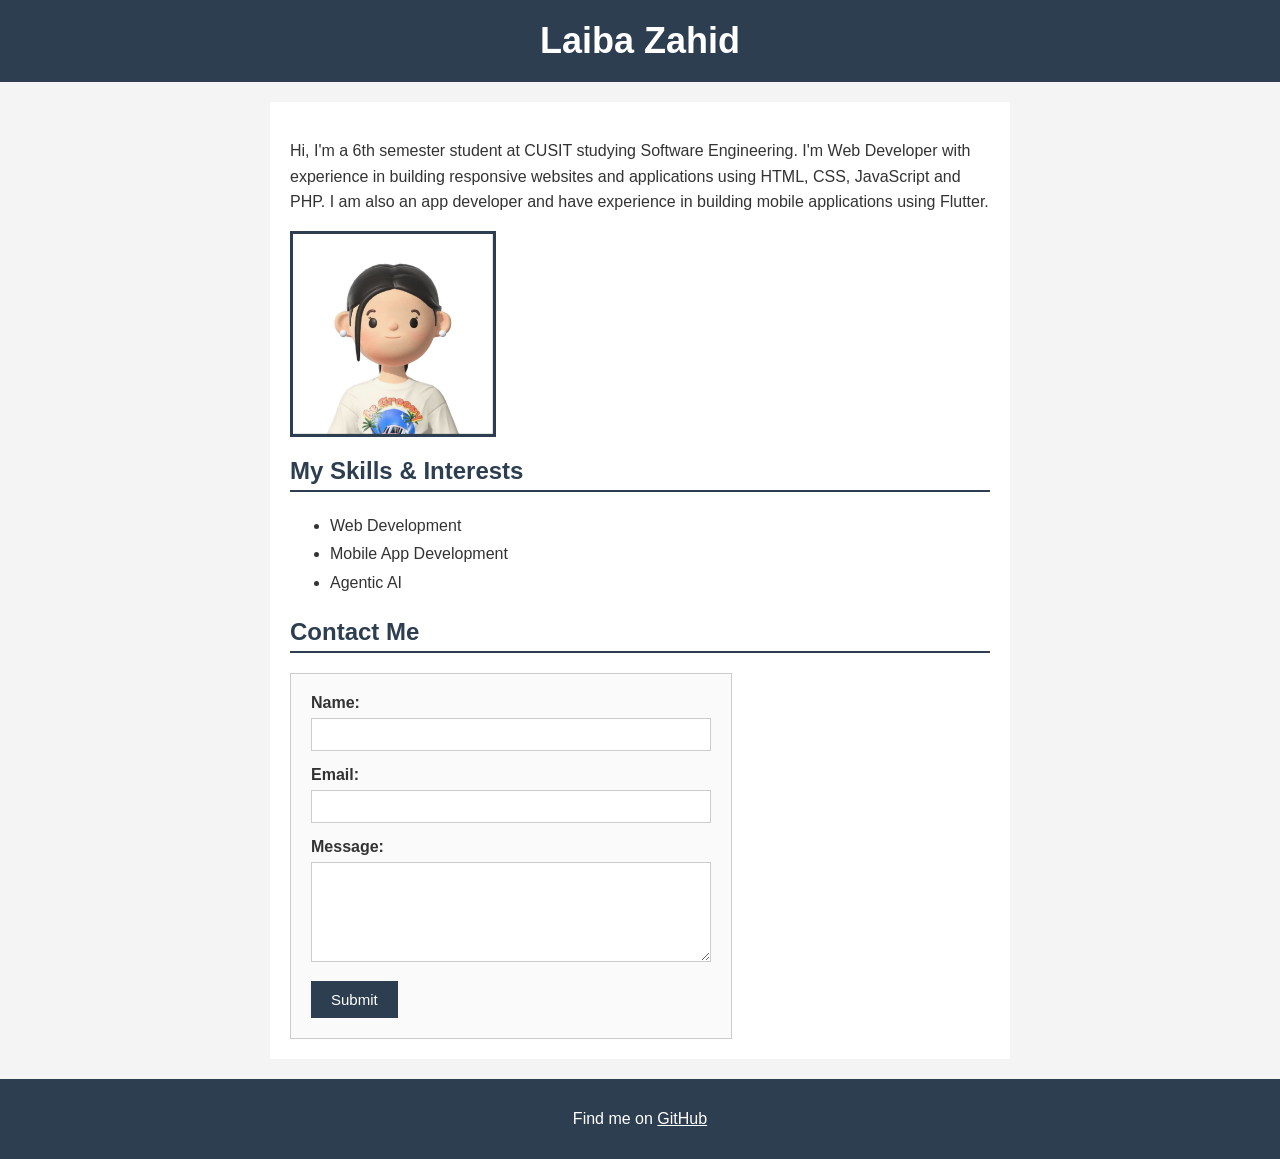
<file: Week1_AboutMe/index.html>
<!DOCTYPE html>
<html lang="en">
<head>
  <meta charset="UTF-8">
  <title>About Me</title>
  <link rel="stylesheet" href="style.css">
</head>
<body>

  <header>
    <h1>Laiba Zahid</h1>
  </header>

  <main>
    <p>
      Hi, I'm a 6th semester student at CUSIT studying Software Engineering. 
      I'm Web Developer with experience in building responsive websites and applications using HTML, CSS, JavaScript and PHP.
      I am also an app developer and have experience in building mobile applications using Flutter.
    </p>

    <img src="profile.jpg" alt="My profile picture" width="200">

    <h2>My Skills & Interests</h2>
    <ul>
      <li>Web Development</li>
      <li>Mobile App Development</li>
      <li>Agentic AI</li>
    </ul>

    <h2>Contact Me</h2>
    <form>
      <label for="name">Name:</label><br>
      <input type="text" id="name" name="name" required minlength="2"><br>

      <label for="email">Email:</label><br>
      <input type="email" id="email" name="email" required><br>

      <label for="message">Message:</label><br>
      <textarea id="message" name="message" required></textarea><br>

      <button type="submit">Submit</button>
    </form>
  </main>

  <footer>
    <p>Find me on <a href="https://github.com/lybah-gif/" target="_blank">GitHub</a></p>
  </footer>

</body>
</html>
</file>
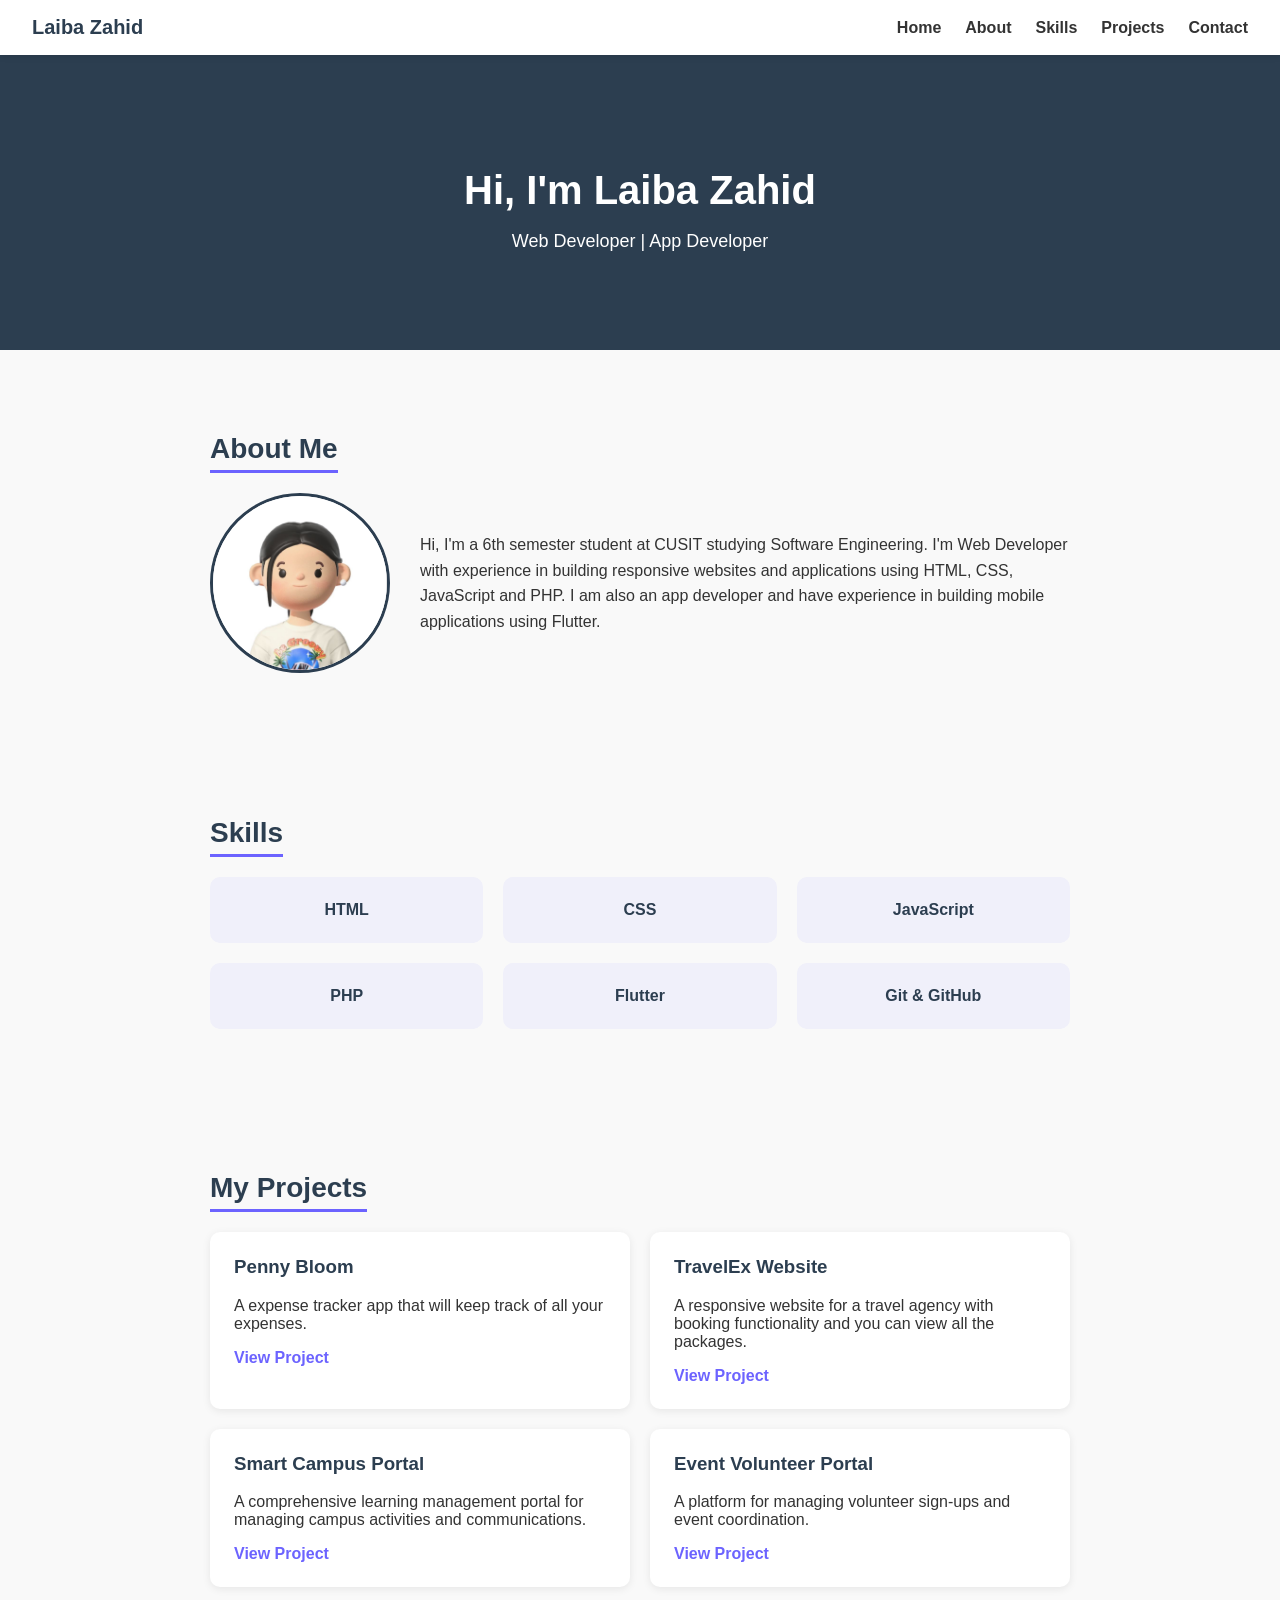
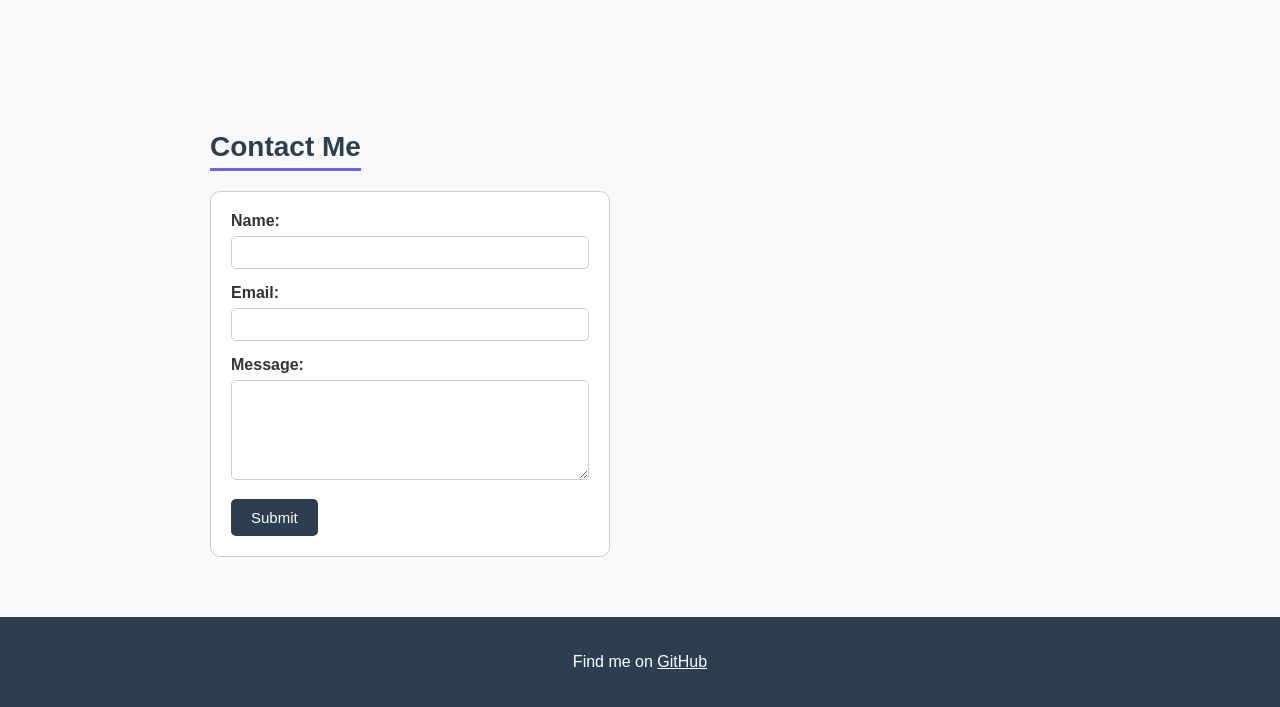
<file: Week2/index.html>
<!DOCTYPE html>
<html lang="en">
<head>
  <meta charset="UTF-8">
  <meta name="viewport" content="width=device-width, initial-scale=1.0">
  <title>About Me</title>
  <link rel="stylesheet" href="style.css">
</head>
<body>

  <nav class="navbar">
    <div class="logo">Laiba Zahid</div>
    <div class="nav-links">
      <a href="#home">Home</a>
      <a href="#about">About</a>
      <a href="#skills">Skills</a>
      <a href="#projects">Projects</a>
      <a href="#contact">Contact</a>
    </div>
  </nav>

  <section id="home" class="hero">
    <h1>Hi, I'm Laiba Zahid</h1>
    <p>Web Developer | App Developer</p>
  </section>

  <section id="about" class="section">
    <h2>About Me</h2>
    <div class="about-content">
      <img src="profile.jpg" alt="My profile picture" width="180">
      <p>
         Hi, I'm a 6th semester student at CUSIT studying Software Engineering. 
      I'm Web Developer with experience in building responsive websites and applications using HTML, CSS, JavaScript and PHP.
      I am also an app developer and have experience in building mobile applications using Flutter.
      </p>
    </div>
  </section>

  <section id="skills" class="section">
    <h2>Skills</h2>
    <div class="skills-grid">
      <div class="skill-card">HTML</div>
      <div class="skill-card">CSS</div>
      <div class="skill-card">JavaScript</div>
      <div class="skill-card">PHP</div>
      <div class="skill-card">Flutter</div>
      <div class="skill-card">Git & GitHub</div>
    </div>
  </section>

  <section id="projects" class="section">
    <h2>My Projects</h2>
    <div class="projects-grid">
      <div class="project-card">
        <h3>Penny Bloom</h3>
        <p>A expense tracker app that will keep track of all your expenses.</p>
        <a href="#" target="_blank">View Project</a>
      </div>
      <div class="project-card">
        <h3>TravelEx Website</h3>
        <p>A responsive website for a travel agency with booking functionality and you can view all the packages.</p>
        <a href="#" target="_blank">View Project</a>
      </div>
      <div class="project-card">
        <h3>Smart Campus Portal</h3>
        <p>A comprehensive learning management portal for managing campus activities and communications.</p>
        <a href="#" target="_blank">View Project</a>
      </div>
      <div class="project-card">
        <h3>Event Volunteer Portal</h3>
        <p>A platform for managing volunteer sign-ups and event coordination.</p>
        <a href="#" target="_blank">View Project</a>
      </div>
    </div>
  </section>

  <section id="contact" class="section">
    <h2>Contact Me</h2>
    <form>
      <label for="name">Name:</label>
      <input type="text" id="name" name="name" required minlength="2">

      <label for="email">Email:</label>
      <input type="email" id="email" name="email" required>

      <label for="message">Message:</label>
      <textarea id="message" name="message" required></textarea>

      <button type="submit">Submit</button>
    </form>
  </section>

  <footer>
    <p>Find me on <a href="https://github.com/lybah-gif/" target="_blank">GitHub</a></p>
  </footer>

</body>
</html>
</file>
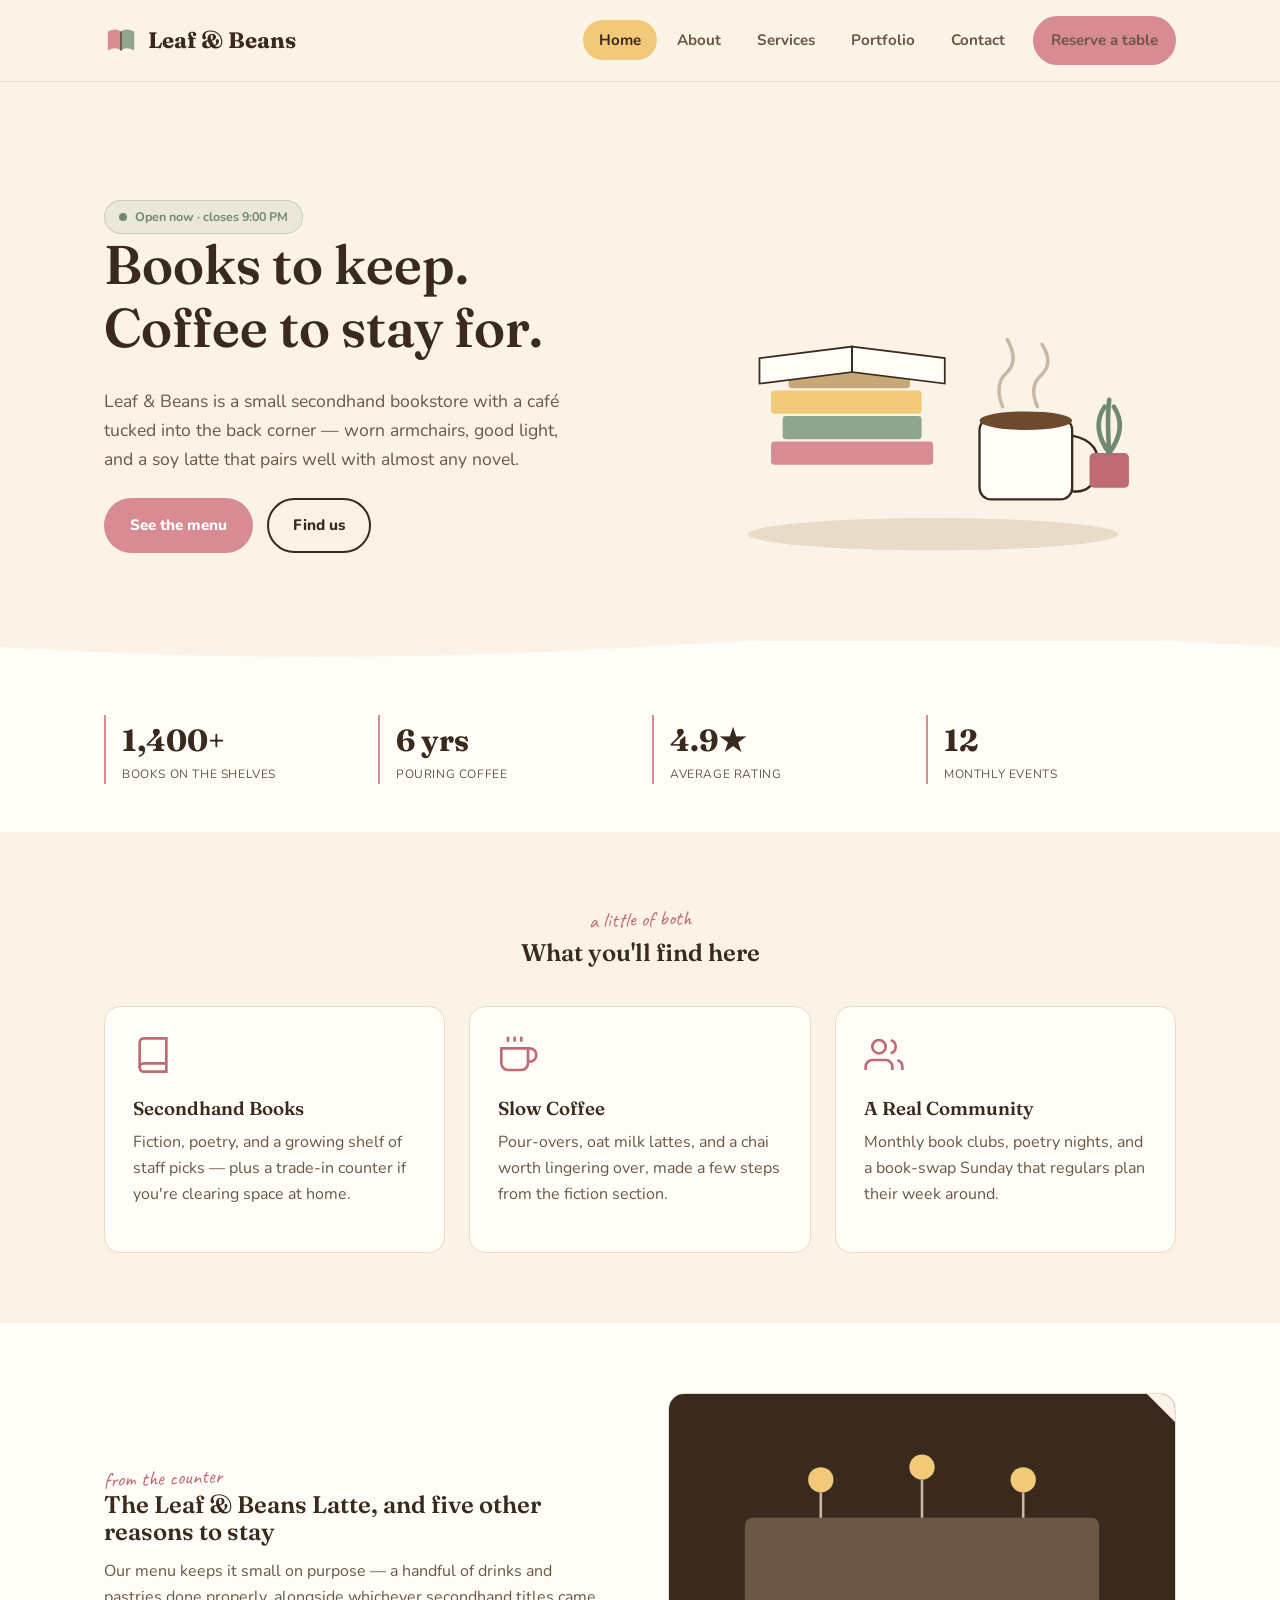
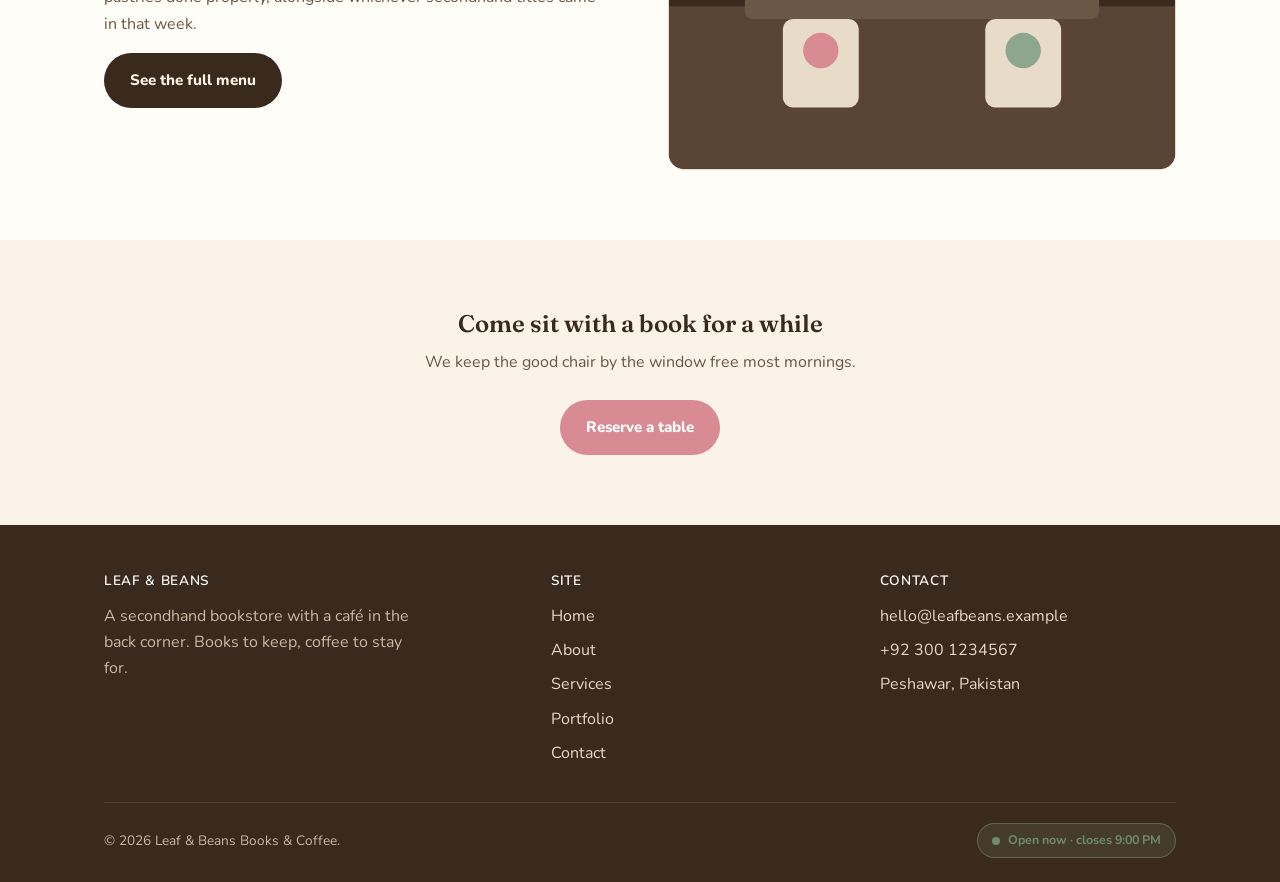
<file: Week 3/Leaf&Beans Website/index.html>
<!DOCTYPE html>
<html lang="en">
<head>
<meta charset="UTF-8">
<meta name="viewport" content="width=device-width, initial-scale=1.0">
<title>Leaf &amp; Beans — Books &amp; Coffee</title>
<meta name="description" content="Leaf &amp; Beans is a cosy secondhand bookstore and café — books to keep, coffee to stay for.">
<link rel="preconnect" href="https://fonts.googleapis.com">
<link rel="preconnect" href="https://fonts.gstatic.com" crossorigin>
<link href="https://fonts.googleapis.com/css2?family=Fraunces:opsz,wght@9..144,500;9..144,600;9..144,700&family=Nunito:wght@400;600;700;800&family=Caveat:wght@600;700&display=swap" rel="stylesheet">
<link rel="stylesheet" href="css/style.css">
</head>
<body>

<a class="skip-link" href="#main">Skip to main content</a>

<header class="site-header">
  <nav class="nav" aria-label="Primary">
    <a href="index.html" class="logo" aria-label="Leaf &amp; Beans — home">
      <svg width="34" height="34" viewBox="0 0 36 36" fill="none" xmlns="http://www.w3.org/2000/svg" aria-hidden="true">
        <path d="M4 8c6-3 10-3 14 0v20c-4-3-8-3-14 0V8z" fill="#D98B93"/>
        <path d="M32 8c-6-3-10-3-14 0v20c4-3 8-3 14 0V8z" fill="#8FA68E"/>
        <path d="M18 8v20" stroke="#3A2A1E" stroke-width="1.2"/>
      </svg>
      Leaf &amp; Beans
    </a>
    <button class="nav-toggle" aria-expanded="false" aria-controls="nav-links" aria-label="Toggle navigation menu">
      <span></span><span></span><span></span>
    </button>
    <ul class="nav-links" id="nav-links">
      <li><a href="index.html" aria-current="page">Home</a></li>
      <li><a href="about.html">About</a></li>
      <li><a href="services.html">Services</a></li>
      <li><a href="portfolio.html">Portfolio</a></li>
      <li><a href="contact.html">Contact</a></li>
      <li><a href="contact.html" class="btn btn-primary">Reserve a table</a></li>
    </ul>
  </nav>
</header>

<main id="main">

  <!-- HERO -->
  <section class="hero">
    <div class="container">
      <div class="hero-copy">
        <span class="status-tag">Open now · closes 9:00 PM</span>
        <h1>Books to keep.<br>Coffee to stay for.</h1>
        <p class="lede">Leaf &amp; Beans is a small secondhand bookstore with a café tucked into the back corner — worn armchairs, good light, and a soy latte that pairs well with almost any novel.</p>
        <div class="hero-actions">
          <a href="services.html" class="btn btn-primary">See the menu</a>
          <a href="contact.html" class="btn btn-outline">Find us</a>
        </div>
      </div>
      <div class="hero-art" aria-hidden="true">
        <svg viewBox="0 0 420 380" xmlns="http://www.w3.org/2000/svg" width="100%">
          <ellipse cx="210" cy="330" rx="160" ry="14" fill="#e8dcc8"/>
          <rect x="70" y="250" width="140" height="20" rx="3" fill="#D98B93"/>
          <rect x="80" y="228" width="120" height="20" rx="3" fill="#8FA68E"/>
          <rect x="70" y="206" width="130" height="20" rx="3" fill="#F2C879"/>
          <rect x="85" y="184" width="105" height="20" rx="3" fill="#c9a878"/>
          <path d="M60 178 L140 168 L140 190 L60 200 Z" fill="#FFFDF8" stroke="#3A2A1E" stroke-width="1.5"/>
          <path d="M140 168 L220 178 L220 200 L140 190 Z" fill="#FFFDF8" stroke="#3A2A1E" stroke-width="1.5"/>
          <line x1="140" y1="168" x2="140" y2="190" stroke="#3A2A1E" stroke-width="1.5"/>
          <rect x="250" y="230" width="80" height="70" rx="10" fill="#FFFDF8" stroke="#3A2A1E" stroke-width="2"/>
          <path d="M330 245 q26 5 22 30 q-4 20 -22 18" fill="none" stroke="#3A2A1E" stroke-width="2"/>
          <ellipse cx="290" cy="232" rx="40" ry="8" fill="#6b4a2e"/>
          <path d="M270 220 q-8 -20 4 -30 q10 -10 0 -28" stroke="#c8b9a4" stroke-width="3" fill="none" stroke-linecap="round"/>
          <path d="M300 220 q-8 -18 4 -28 q10 -10 0 -26" stroke="#c8b9a4" stroke-width="3" fill="none" stroke-linecap="round"/>
          <rect x="345" y="260" width="34" height="30" rx="4" fill="#c06b74"/>
          <path d="M362 260 q-16 -22 -4 -40 M362 260 q16 -22 4 -40 M362 260 q-2 -30 0 -46" stroke="#6f8a70" stroke-width="4" fill="none" stroke-linecap="round"/>
        </svg>
      </div>
    </div>
  </section>

  <svg class="shelf-divider" viewBox="0 0 1200 26" preserveAspectRatio="none" aria-hidden="true">
    <path d="M0 6 Q300 26 600 6 T1200 6 V26 H0 Z" fill="#FFFDF8"/>
  </svg>

  <!-- STATS -->
  <section class="section-alt section-tight">
    <div class="container">
      <div class="stat-row" style="margin-top:0">
        <div class="stat"><div class="num">1,400+</div><div class="label">Books on the shelves</div></div>
        <div class="stat"><div class="num">6 yrs</div><div class="label">Pouring coffee</div></div>
        <div class="stat"><div class="num">4.9★</div><div class="label">Average rating</div></div>
        <div class="stat"><div class="num">12</div><div class="label">Monthly events</div></div>
      </div>
    </div>
  </section>

  <!-- WHAT WE OFFER -->
  <section>
    <div class="container">
      <div class="section-header center">
        <span class="eyebrow">a little of both</span>
        <h2>What you'll find here</h2>
      </div>
      <div class="grid grid-3">
        <div class="card">
          <svg class="icon" viewBox="0 0 24 24" fill="none" stroke="currentColor" stroke-width="1.6" aria-hidden="true"><path d="M4 19.5A2.5 2.5 0 0 1 6.5 17H20"/><path d="M6.5 2H20v20H6.5A2.5 2.5 0 0 1 4 19.5v-15A2.5 2.5 0 0 1 6.5 2z"/></svg>
          <h3>Secondhand Books</h3>
          <p>Fiction, poetry, and a growing shelf of staff picks — plus a trade-in counter if you're clearing space at home.</p>
        </div>
        <div class="card">
          <svg class="icon" viewBox="0 0 24 24" fill="none" stroke="currentColor" stroke-width="1.6" aria-hidden="true"><path d="M18 8h1a4 4 0 0 1 0 8h-1"/><path d="M2 8h16v9a4 4 0 0 1-4 4H6a4 4 0 0 1-4-4V8z"/><line x1="6" y1="1" x2="6" y2="4"/><line x1="10" y1="1" x2="10" y2="4"/><line x1="14" y1="1" x2="14" y2="4"/></svg>
          <h3>Slow Coffee</h3>
          <p>Pour-overs, oat milk lattes, and a chai worth lingering over, made a few steps from the fiction section.</p>
        </div>
        <div class="card">
          <svg class="icon" viewBox="0 0 24 24" fill="none" stroke="currentColor" stroke-width="1.6" aria-hidden="true"><path d="M17 21v-2a4 4 0 0 0-4-4H5a4 4 0 0 0-4 4v2"/><circle cx="9" cy="7" r="4"/><path d="M23 21v-2a4 4 0 0 0-3-3.87"/><path d="M16 3.13a4 4 0 0 1 0 7.75"/></svg>
          <h3>A Real Community</h3>
          <p>Monthly book clubs, poetry nights, and a book-swap Sunday that regulars plan their week around.</p>
        </div>
      </div>
    </div>
  </section>

  <!-- MENU TEASER -->
  <section class="section-alt">
    <div class="container">
      <div class="grid grid-2" style="align-items:center;gap:56px;">
        <div>
          <span class="eyebrow">from the counter</span>
          <h2>The Leaf &amp; Beans Latte, and five other reasons to stay</h2>
          <p>Our menu keeps it small on purpose — a handful of drinks and pastries done properly, alongside whichever secondhand titles came in that week.</p>
          <a href="services.html" class="btn btn-dark">See the full menu</a>
        </div>
        <div class="card folded" style="padding:0;overflow:hidden;">
          <img class="lazy-img" width="500" height="375" alt="Espresso bar counter with hanging pendant lights" data-src="images/nook-2.svg" style="width:100%;aspect-ratio:4/3;object-fit:cover;">
        </div>
      </div>
    </div>
  </section>

  <!-- CTA -->
  <section class="text-center">
    <div class="container">
      <h2>Come sit with a book for a while</h2>
      <p style="max-width:50ch;margin:0 auto 24px">We keep the good chair by the window free most mornings.</p>
      <a href="contact.html" class="btn btn-primary">Reserve a table</a>
    </div>
  </section>

</main>

<footer class="site-footer">
  <div class="container">
    <div class="footer-grid">
      <div>
        <h4>Leaf &amp; Beans</h4>
        <p style="color:#c8b9a4;max-width:32ch">A secondhand bookstore with a café in the back corner. Books to keep, coffee to stay for.</p>
      </div>
      <div>
        <h4>Site</h4>
        <ul>
          <li><a href="index.html">Home</a></li>
          <li><a href="about.html">About</a></li>
          <li><a href="services.html">Services</a></li>
          <li><a href="portfolio.html">Portfolio</a></li>
          <li><a href="contact.html">Contact</a></li>
        </ul>
      </div>
      <div>
        <h4>Contact</h4>
        <ul>
          <li>hello@leafbeans.example</li>
          <li>+92 300 1234567</li>
          <li>Peshawar, Pakistan</li>
        </ul>
      </div>
    </div>
    <div class="footer-bottom">
      <span>© <span id="current-year">2026</span> Leaf &amp; Beans Books &amp; Coffee.</span>
      <span class="status-tag">Open now · closes 9:00 PM</span>
    </div>
  </div>
</footer>

<script src="js/script.js"></script>
</body>
</html>
</file>
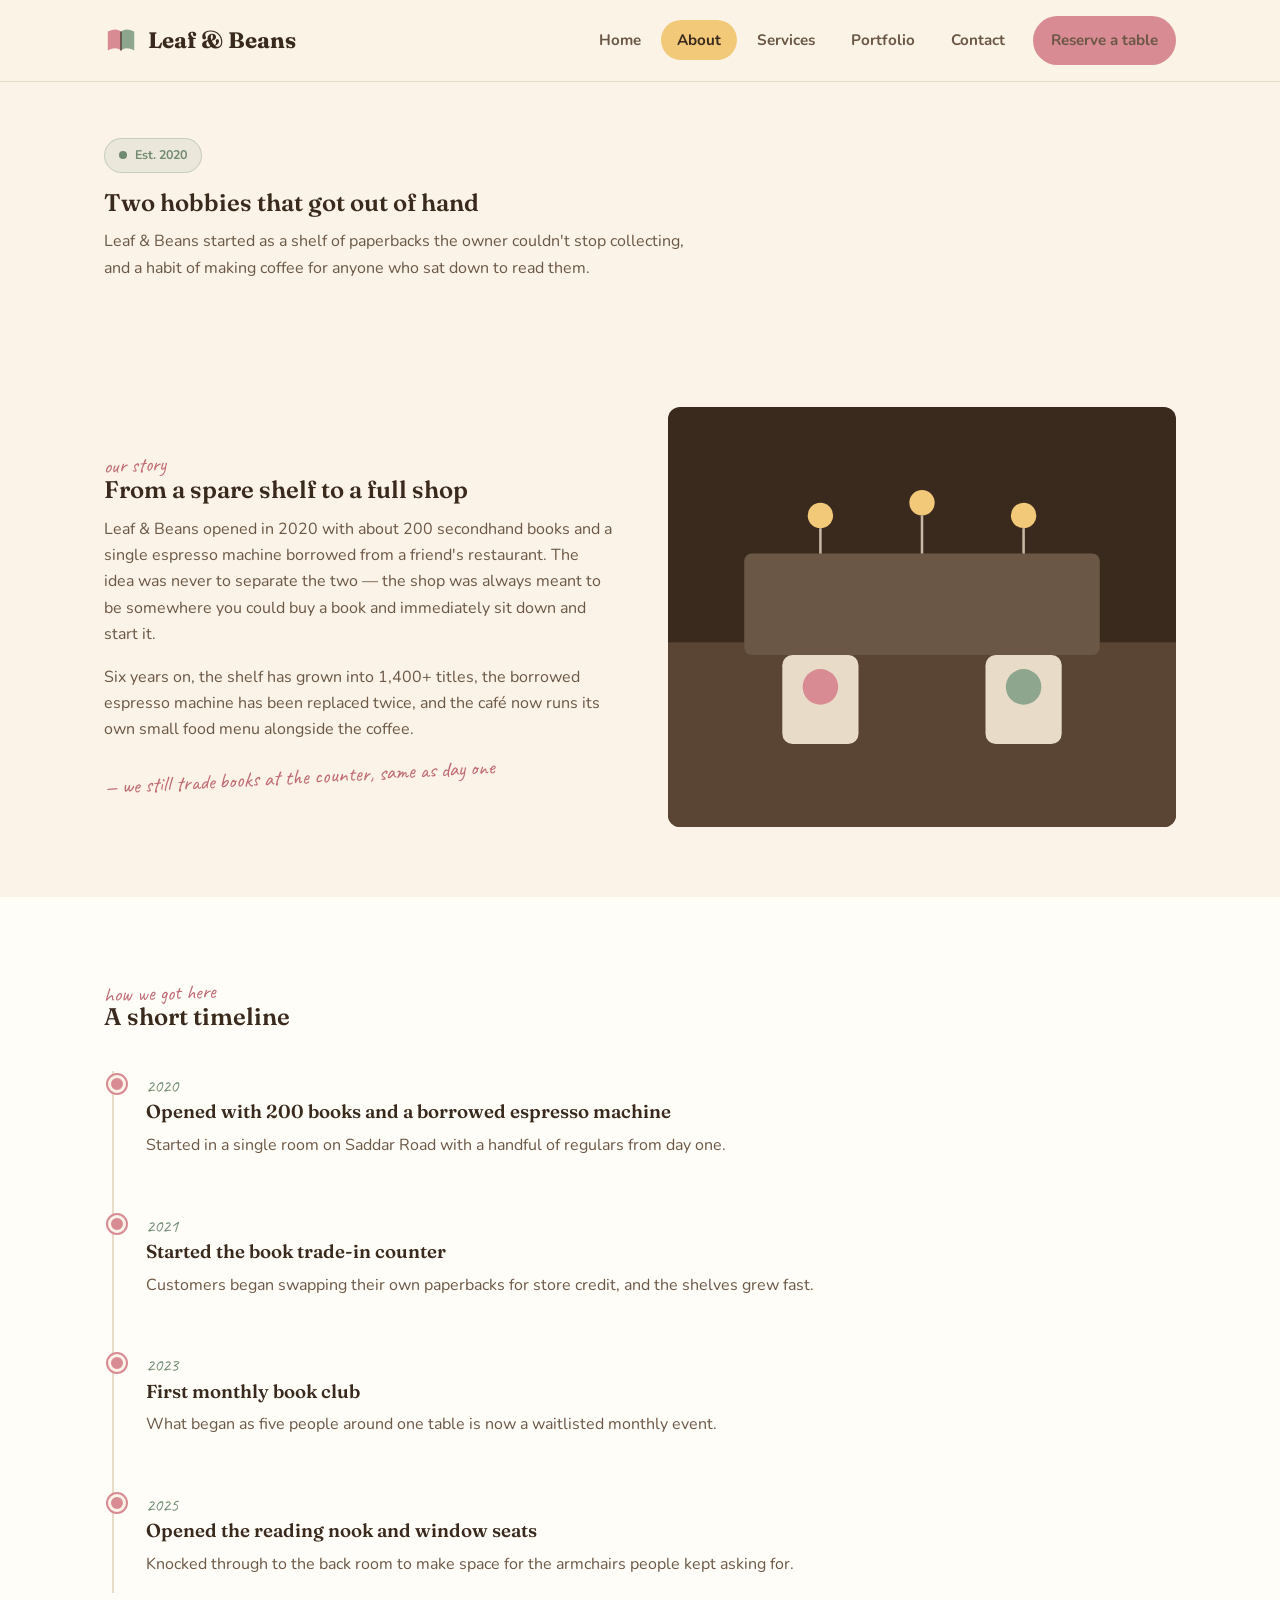
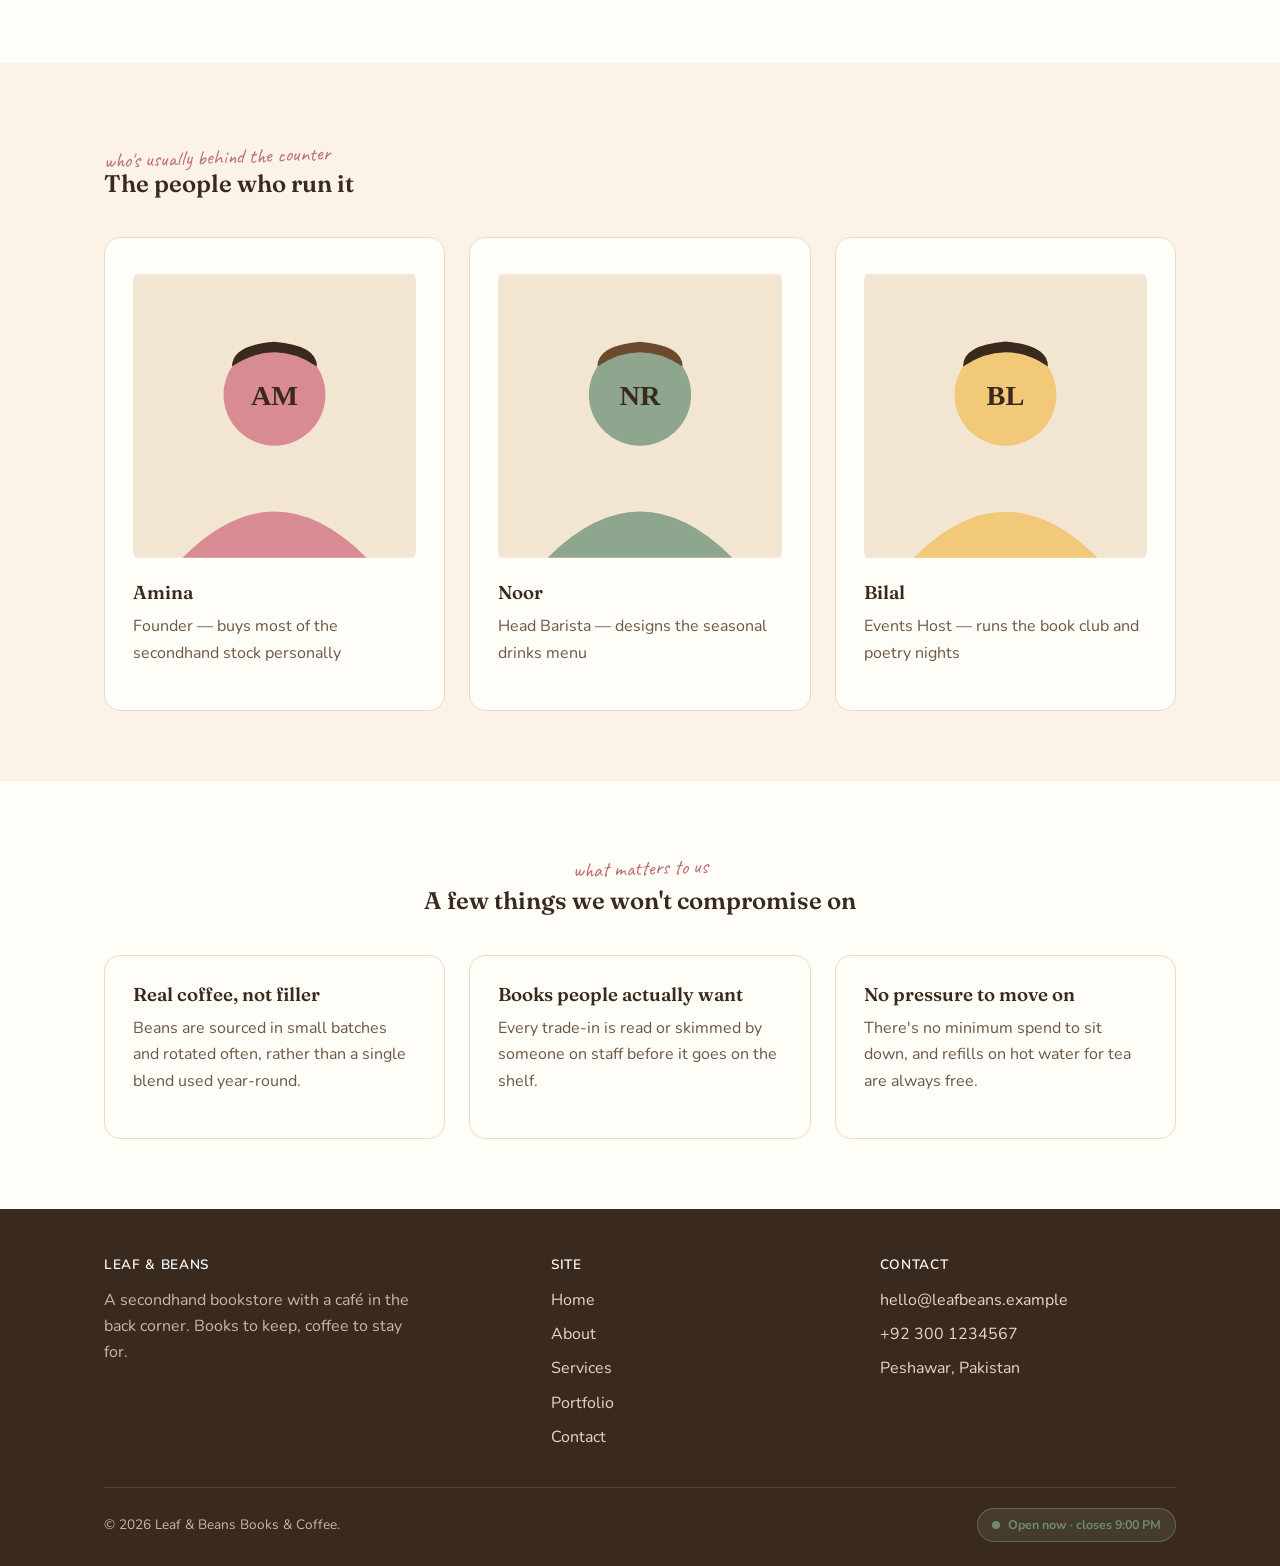
<file: Week 3/Leaf&Beans Website/about.html>
<!DOCTYPE html>
<html lang="en">
<head>
<meta charset="UTF-8">
<meta name="viewport" content="width=device-width, initial-scale=1.0">
<title>About — Leaf &amp; Beans Books &amp; Coffee</title>
<meta name="description" content="The story behind Leaf &amp; Beans, our timeline, and the small team who runs it.">
<link rel="preconnect" href="https://fonts.googleapis.com">
<link rel="preconnect" href="https://fonts.gstatic.com" crossorigin>
<link href="https://fonts.googleapis.com/css2?family=Fraunces:opsz,wght@9..144,500;9..144,600;9..144,700&family=Nunito:wght@400;600;700;800&family=Caveat:wght@600;700&display=swap" rel="stylesheet">
<link rel="stylesheet" href="css/style.css">
</head>
<body>

<a class="skip-link" href="#main">Skip to main content</a>

<header class="site-header">
  <nav class="nav" aria-label="Primary">
    <a href="index.html" class="logo" aria-label="Leaf &amp; Beans — home">
      <svg width="34" height="34" viewBox="0 0 36 36" fill="none" xmlns="http://www.w3.org/2000/svg" aria-hidden="true">
        <path d="M4 8c6-3 10-3 14 0v20c-4-3-8-3-14 0V8z" fill="#D98B93"/>
        <path d="M32 8c-6-3-10-3-14 0v20c4-3 8-3 14 0V8z" fill="#8FA68E"/>
        <path d="M18 8v20" stroke="#3A2A1E" stroke-width="1.2"/>
      </svg>
      Leaf &amp; Beans
    </a>
    <button class="nav-toggle" aria-expanded="false" aria-controls="nav-links" aria-label="Toggle navigation menu">
      <span></span><span></span><span></span>
    </button>
    <ul class="nav-links" id="nav-links">
      <li><a href="index.html">Home</a></li>
      <li><a href="about.html" aria-current="page">About</a></li>
      <li><a href="services.html">Services</a></li>
      <li><a href="portfolio.html">Portfolio</a></li>
      <li><a href="contact.html">Contact</a></li>
      <li><a href="contact.html" class="btn btn-primary">Reserve a table</a></li>
    </ul>
  </nav>
</header>

<main id="main">

  <section class="page-hero">
    <div class="container">
      <span class="status-tag" style="margin-bottom:16px;">Est. 2020</span>
      <h1>Two hobbies that got out of hand</h1>
      <p>Leaf &amp; Beans started as a shelf of paperbacks the owner couldn't stop collecting, and a habit of making coffee for anyone who sat down to read them.</p>
    </div>
  </section>

  <section>
    <div class="container">
      <div class="about-grid">
        <div>
          <span class="eyebrow">our story</span>
          <h2>From a spare shelf to a full shop</h2>
          <p>Leaf &amp; Beans opened in 2020 with about 200 secondhand books and a single espresso machine borrowed from a friend's restaurant. The idea was never to separate the two — the shop was always meant to be somewhere you could buy a book and immediately sit down and start it.</p>
          <p>Six years on, the shelf has grown into 1,400+ titles, the borrowed espresso machine has been replaced twice, and the café now runs its own small food menu alongside the coffee.</p>
          <span class="hand-note">— we still trade books at the counter, same as day one</span>
        </div>
        <div>
          <img class="lazy-img" width="560" height="420" alt="Espresso bar counter with hanging pendant lights inside Dog-Eared" data-src="images/nook-2.svg" style="width:100%;border-radius:12px;aspect-ratio:4/3;object-fit:cover;">
        </div>
      </div>
    </div>
  </section>

  <section class="section-alt">
    <div class="container">
      <div class="section-header">
        <span class="eyebrow">how we got here</span>
        <h2>A short timeline</h2>
      </div>
      <div class="timeline">
        <div class="timeline-item">
          <span class="tag">2020</span>
          <h3>Opened with 200 books and a borrowed espresso machine</h3>
          <p>Started in a single room on Saddar Road with a handful of regulars from day one.</p>
        </div>
        <div class="timeline-item">
          <span class="tag">2021</span>
          <h3>Started the book trade-in counter</h3>
          <p>Customers began swapping their own paperbacks for store credit, and the shelves grew fast.</p>
        </div>
        <div class="timeline-item">
          <span class="tag">2023</span>
          <h3>First monthly book club</h3>
          <p>What began as five people around one table is now a waitlisted monthly event.</p>
        </div>
        <div class="timeline-item">
          <span class="tag">2025</span>
          <h3>Opened the reading nook and window seats</h3>
          <p>Knocked through to the back room to make space for the armchairs people kept asking for.</p>
        </div>
      </div>
    </div>
  </section>

  <section>
    <div class="container">
      <div class="section-header">
        <span class="eyebrow">who's usually behind the counter</span>
        <h2>The people who run it</h2>
      </div>
      <div class="grid grid-3">
        <div class="card team-card">
          <img class="avatar lazy-img" width="300" height="300" alt="Portrait illustration of Amina, founder of Leaf &amp; Beans" data-src="images/team-amina.svg">
          <h3>Amina</h3>
          <p>Founder — buys most of the secondhand stock personally</p>
        </div>
        <div class="card team-card">
          <img class="avatar lazy-img" width="300" height="300" alt="Portrait illustration of Noor, who runs the café side of Leaf &amp; Beans" data-src="images/team-noor.svg">
          <h3>Noor</h3>
          <p>Head Barista — designs the seasonal drinks menu</p>
        </div>
        <div class="card team-card">
          <img class="avatar lazy-img" width="300" height="300" alt="Portrait illustration of Bilal, who hosts events at Leaf &amp; Beans" data-src="images/team-bilal.svg">
          <h3>Bilal</h3>
          <p>Events Host — runs the book club and poetry nights</p>
        </div>
      </div>
    </div>
  </section>

  <section class="section-alt">
    <div class="container">
      <div class="section-header center">
        <span class="eyebrow">what matters to us</span>
        <h2>A few things we won't compromise on</h2>
      </div>
      <div class="grid grid-3">
        <div class="card">
          <h3>Real coffee, not filler</h3>
          <p>Beans are sourced in small batches and rotated often, rather than a single blend used year-round.</p>
        </div>
        <div class="card">
          <h3>Books people actually want</h3>
          <p>Every trade-in is read or skimmed by someone on staff before it goes on the shelf.</p>
        </div>
        <div class="card">
          <h3>No pressure to move on</h3>
          <p>There's no minimum spend to sit down, and refills on hot water for tea are always free.</p>
        </div>
      </div>
    </div>
  </section>

</main>

<footer class="site-footer">
  <div class="container">
    <div class="footer-grid">
      <div>
        <h4>Leaf &amp; Beans</h4>
        <p style="color:#c8b9a4;max-width:32ch">A secondhand bookstore with a café in the back corner. Books to keep, coffee to stay for.</p>
      </div>
      <div>
        <h4>Site</h4>
        <ul>
          <li><a href="index.html">Home</a></li>
          <li><a href="about.html">About</a></li>
          <li><a href="services.html">Services</a></li>
          <li><a href="portfolio.html">Portfolio</a></li>
          <li><a href="contact.html">Contact</a></li>
        </ul>
      </div>
      <div>
        <h4>Contact</h4>
        <ul>
          <li>hello@leafbeans.example</li>
          <li>+92 300 1234567</li>
          <li>Peshawar, Pakistan</li>
        </ul>
      </div>
    </div>
    <div class="footer-bottom">
      <span>© <span id="current-year">2026</span> Leaf &amp; Beans Books &amp; Coffee.</span>
      <span class="status-tag">Open now · closes 9:00 PM</span>
    </div>
  </div>
</footer>

<script src="js/script.js"></script>
</body>
</html>
</file>
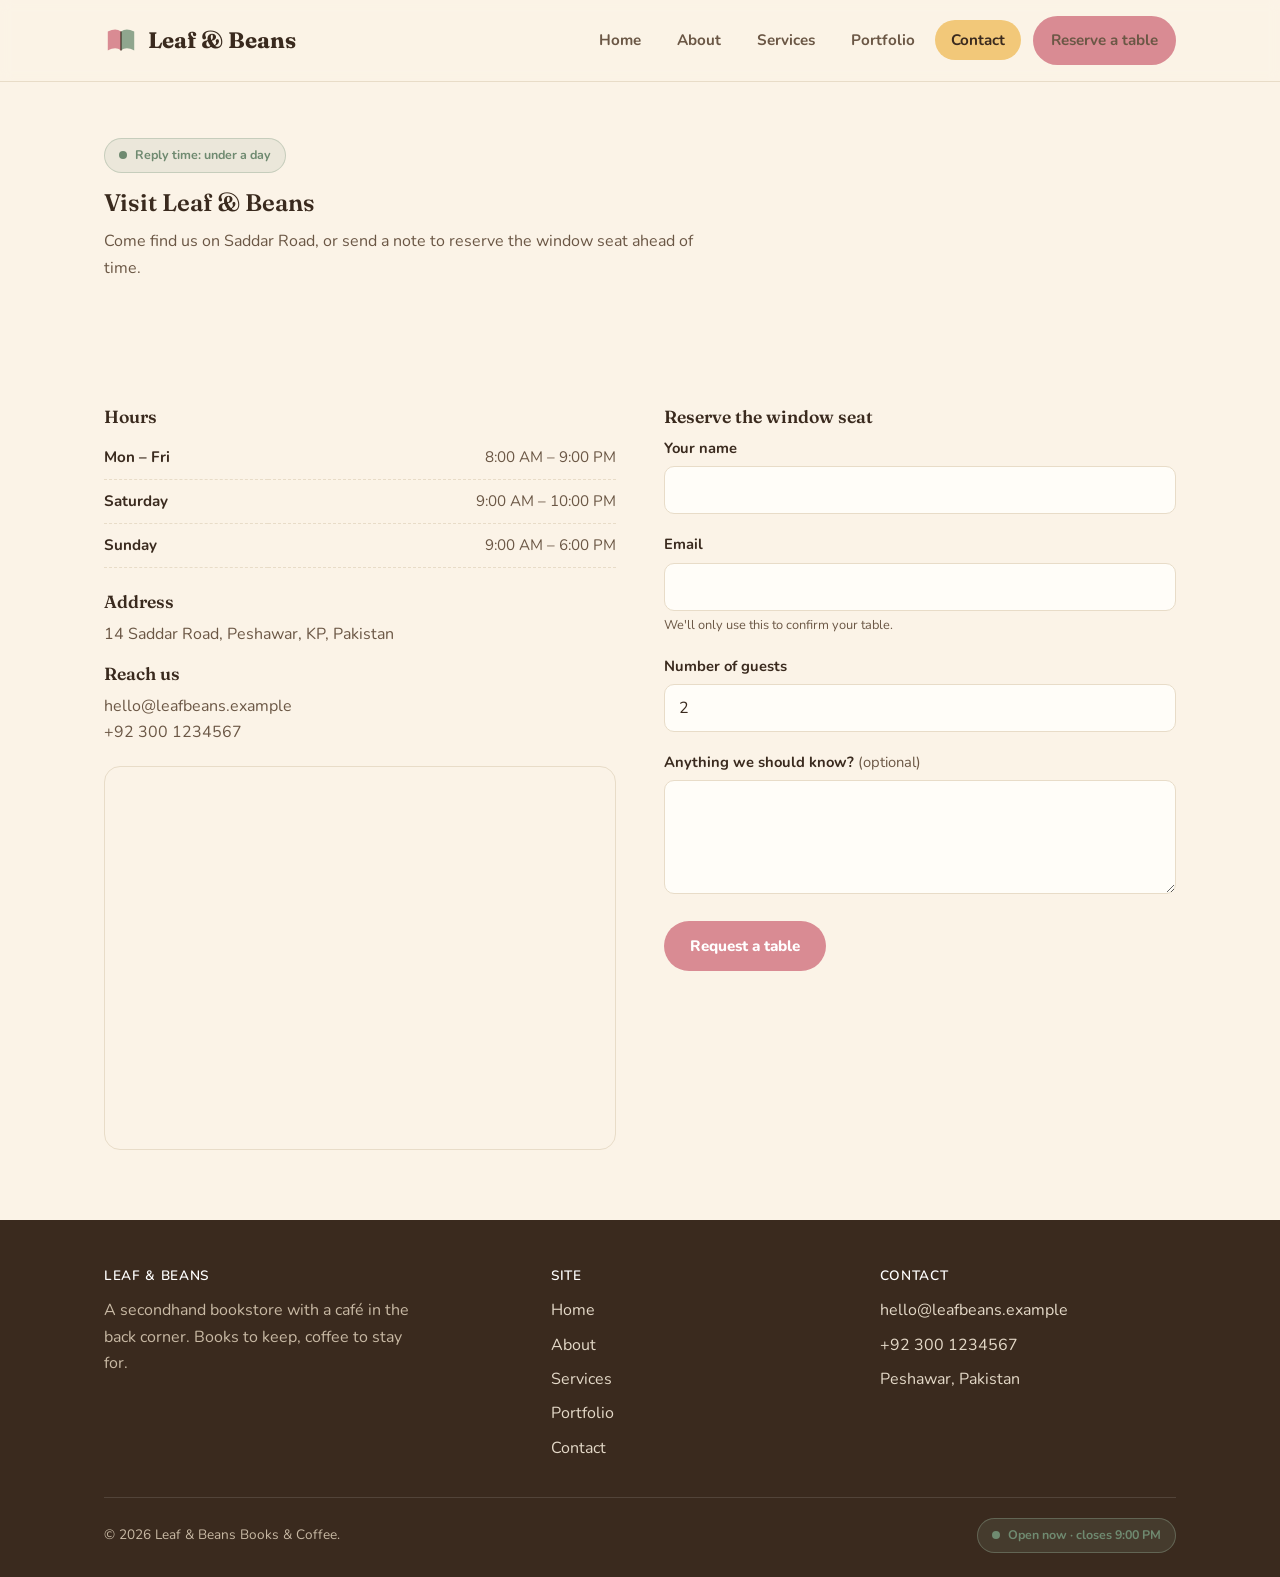
<file: Week 3/Leaf&Beans Website/contact.html>
<!DOCTYPE html>
<html lang="en">
<head>
<meta charset="UTF-8">
<meta name="viewport" content="width=device-width, initial-scale=1.0">
<title>Contact — Leaf &amp; Beans Books &amp; Coffee</title>
<meta name="description" content="Hours, location, and a reservation form to book a table at Leaf &amp; Beans.">
<link rel="preconnect" href="https://fonts.googleapis.com">
<link rel="preconnect" href="https://fonts.gstatic.com" crossorigin>
<link href="https://fonts.googleapis.com/css2?family=Fraunces:opsz,wght@9..144,500;9..144,600;9..144,700&family=Nunito:wght@400;600;700;800&family=Caveat:wght@600;700&display=swap" rel="stylesheet">
<link rel="stylesheet" href="css/style.css">
</head>
<body>

<a class="skip-link" href="#main">Skip to main content</a>

<header class="site-header">
  <nav class="nav" aria-label="Primary">
    <a href="index.html" class="logo" aria-label="Leaf &amp; Beans — home">
      <svg width="34" height="34" viewBox="0 0 36 36" fill="none" xmlns="http://www.w3.org/2000/svg" aria-hidden="true">
        <path d="M4 8c6-3 10-3 14 0v20c-4-3-8-3-14 0V8z" fill="#D98B93"/>
        <path d="M32 8c-6-3-10-3-14 0v20c4-3 8-3 14 0V8z" fill="#8FA68E"/>
        <path d="M18 8v20" stroke="#3A2A1E" stroke-width="1.2"/>
      </svg>
      Leaf &amp; Beans
    </a>
    <button class="nav-toggle" aria-expanded="false" aria-controls="nav-links" aria-label="Toggle navigation menu">
      <span></span><span></span><span></span>
    </button>
    <ul class="nav-links" id="nav-links">
      <li><a href="index.html">Home</a></li>
      <li><a href="about.html">About</a></li>
      <li><a href="services.html">Services</a></li>
      <li><a href="portfolio.html">Portfolio</a></li>
      <li><a href="contact.html" aria-current="page">Contact</a></li>
      <li><a href="contact.html" class="btn btn-primary">Reserve a table</a></li>
    </ul>
  </nav>
</header>

<main id="main">

  <section class="page-hero">
    <div class="container">
      <span class="status-tag" style="margin-bottom:16px;">Reply time: under a day</span>
      <h1>Visit Leaf &amp; Beans</h1>
      <p>Come find us on Saddar Road, or send a note to reserve the window seat ahead of time.</p>
    </div>
  </section>

  <section>
    <div class="container">
      <div class="visit-grid">

        <div>
          <h3 style="font-size:1.1rem">Hours</h3>
          <table class="hours-table">
            <tr><td>Mon – Fri</td><td>8:00 AM – 9:00 PM</td></tr>
            <tr><td>Saturday</td><td>9:00 AM – 10:00 PM</td></tr>
            <tr><td>Sunday</td><td>9:00 AM – 6:00 PM</td></tr>
          </table>
          <h3 style="font-size:1.1rem;margin-top:24px">Address</h3>
          <p>14 Saddar Road, Peshawar, KP, Pakistan</p>
          <h3 style="font-size:1.1rem">Reach us</h3>
          <p><a href="mailto:hello@leafbeans.example">hello@leafbeans.example</a><br><a href="tel:+923001234567">+92 300 1234567</a></p>
          <div class="map-frame">
            <iframe title="Map showing Leaf &amp; Beans location in Peshawar" src="https://www.google.com/maps?q=Peshawar,Pakistan&output=embed" width="100%" height="100%" style="border:0;" loading="lazy"></iframe>
          </div>
        </div>

        <div>
          <h3 style="font-size:1.1rem">Reserve the window seat</h3>
          <form id="reserve-form" novalidate>
            <div class="form-field">
              <label for="name">Your name</label>
              <input type="text" id="name" name="name" required aria-describedby="name-error" autocomplete="name">
              <p class="error-msg" id="name-error" role="alert">Please enter your name.</p>
            </div>
            <div class="form-field">
              <label for="email">Email</label>
              <input type="email" id="email" name="email" required aria-describedby="email-error email-hint" autocomplete="email">
              <p class="hint" id="email-hint">We'll only use this to confirm your table.</p>
              <p class="error-msg" id="email-error" role="alert">Please enter a valid email address.</p>
            </div>
            <div class="form-field">
              <label for="guests">Number of guests</label>
              <input type="number" id="guests" name="guests" min="1" max="12" value="2" required>
            </div>
            <div class="form-field">
              <label for="note">Anything we should know? <span style="font-weight:400;color:var(--ink-soft)">(optional)</span></label>
              <textarea id="note" name="note" rows="4"></textarea>
            </div>
            <button type="submit" class="btn btn-primary">Request a table</button>
            <p class="form-status" id="form-status" aria-live="polite"></p>
          </form>
        </div>

      </div>
    </div>
  </section>

</main>

<footer class="site-footer">
  <div class="container">
    <div class="footer-grid">
      <div>
        <h4>Leaf &amp; Beans</h4>
        <p style="color:#c8b9a4;max-width:32ch">A secondhand bookstore with a café in the back corner. Books to keep, coffee to stay for.</p>
      </div>
      <div>
        <h4>Site</h4>
        <ul>
          <li><a href="index.html">Home</a></li>
          <li><a href="about.html">About</a></li>
          <li><a href="services.html">Services</a></li>
          <li><a href="portfolio.html">Portfolio</a></li>
          <li><a href="contact.html">Contact</a></li>
        </ul>
      </div>
      <div>
        <h4>Contact</h4>
        <ul>
          <li>hello@leafbeans.example</li>
          <li>+92 300 1234567</li>
          <li>Peshawar, Pakistan</li>
        </ul>
      </div>
    </div>
    <div class="footer-bottom">
      <span>© <span id="current-year">2026</span> Leaf &amp; Beans Books &amp; Coffee.</span>
      <span class="status-tag">Open now · closes 9:00 PM</span>
    </div>
  </div>
</footer>

<script src="js/script.js"></script>
</body>
</html>
</file>
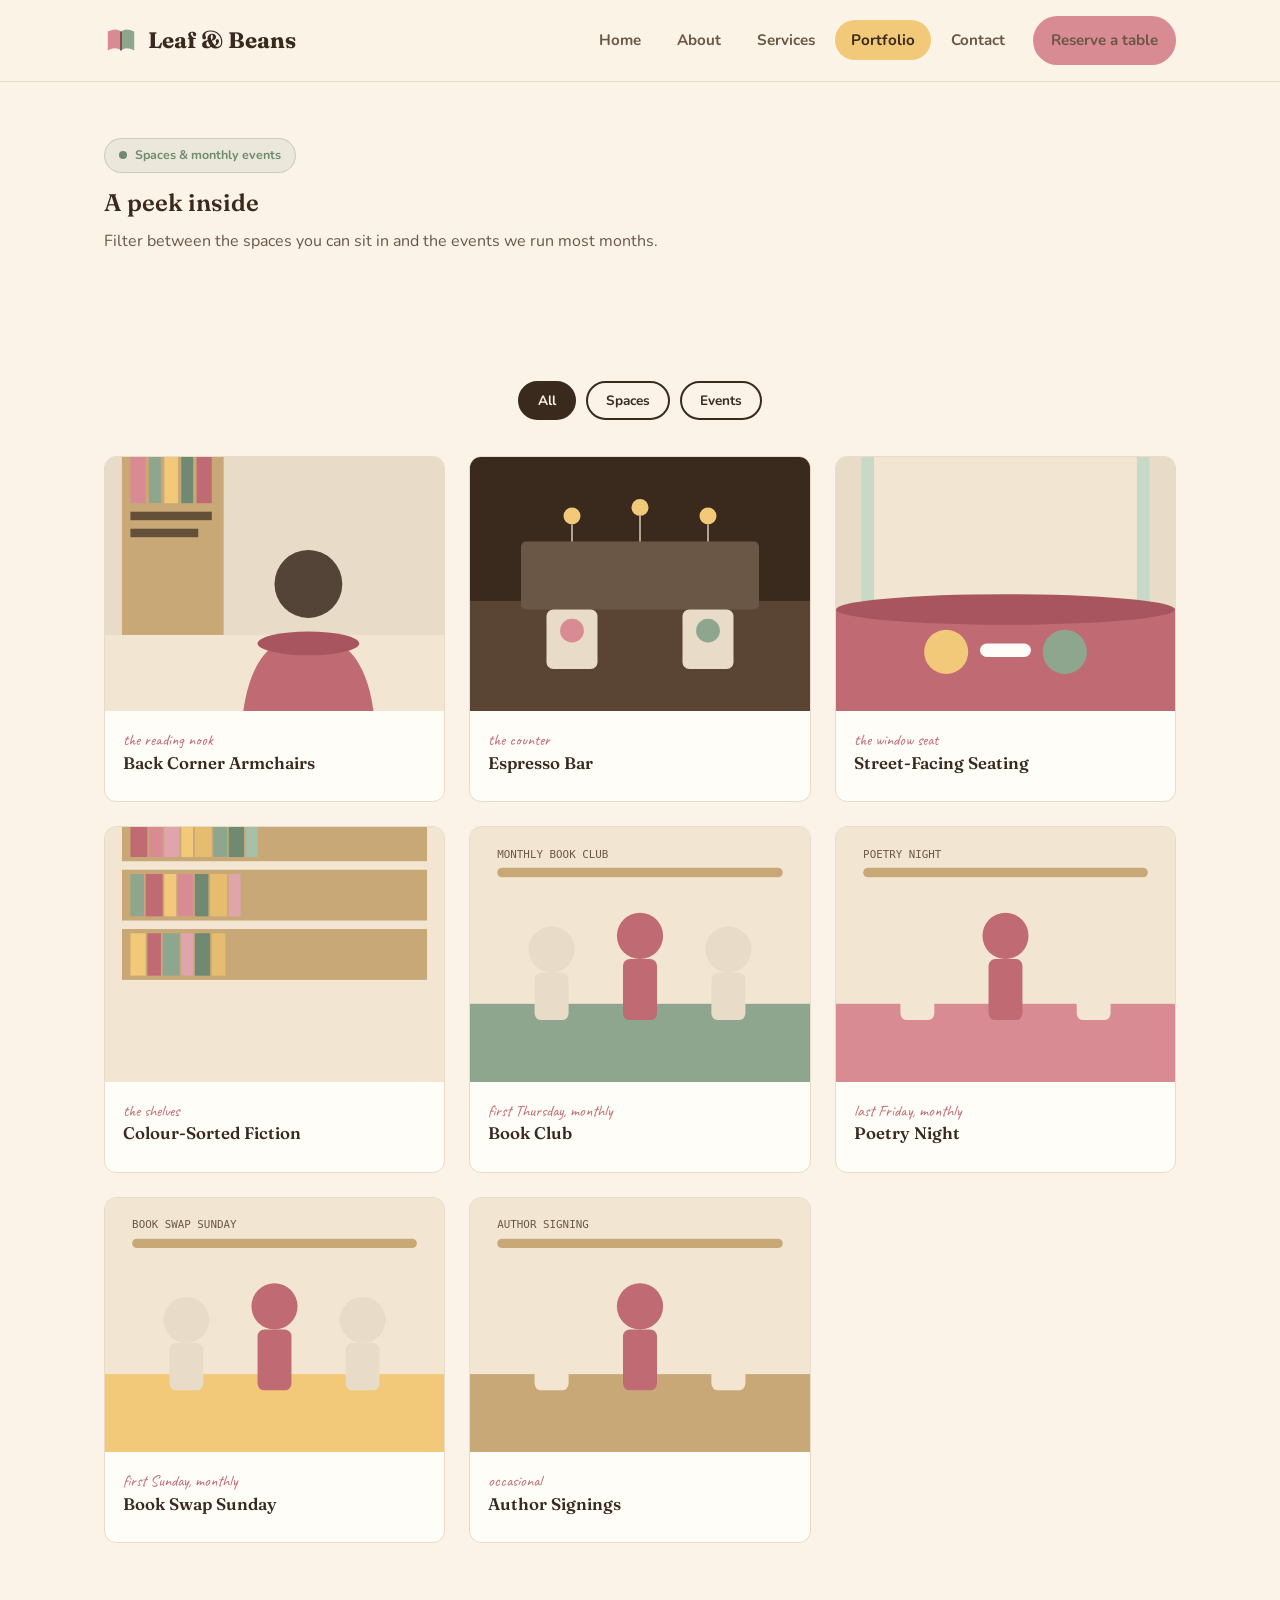
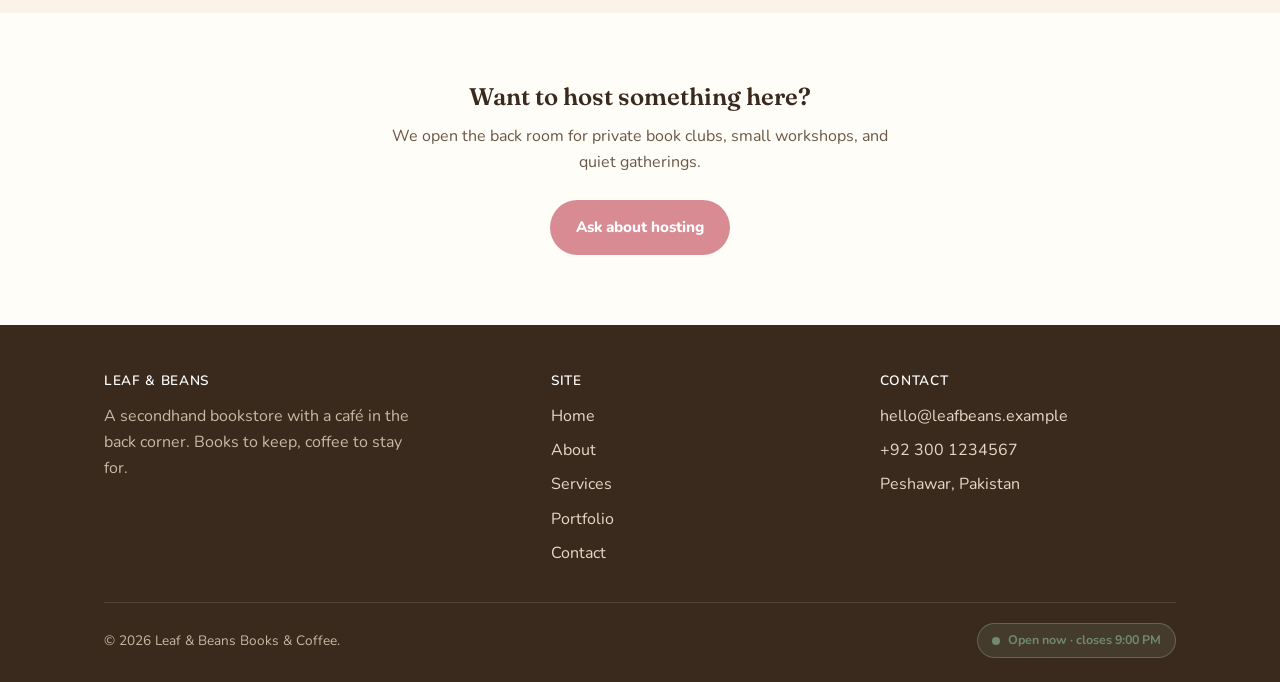
<file: Week 3/Leaf&Beans Website/portfolio.html>
<!DOCTYPE html>
<html lang="en">
<head>
<meta charset="UTF-8">
<meta name="viewport" content="width=device-width, initial-scale=1.0">
<title>Portfolio — Leaf &amp; Beans Books &amp; Coffee</title>
<meta name="description" content="A look inside Leaf &amp; Beans — our spaces, our monthly events, and the community around the shop.">
<link rel="preconnect" href="https://fonts.googleapis.com">
<link rel="preconnect" href="https://fonts.gstatic.com" crossorigin>
<link href="https://fonts.googleapis.com/css2?family=Fraunces:opsz,wght@9..144,500;9..144,600;9..144,700&family=Nunito:wght@400;600;700;800&family=Caveat:wght@600;700&display=swap" rel="stylesheet">
<link rel="stylesheet" href="css/style.css">
</head>
<body>

<a class="skip-link" href="#main">Skip to main content</a>

<header class="site-header">
  <nav class="nav" aria-label="Primary">
    <a href="index.html" class="logo" aria-label="Leaf &amp; Beans — home">
      <svg width="34" height="34" viewBox="0 0 36 36" fill="none" xmlns="http://www.w3.org/2000/svg" aria-hidden="true">
        <path d="M4 8c6-3 10-3 14 0v20c-4-3-8-3-14 0V8z" fill="#D98B93"/>
        <path d="M32 8c-6-3-10-3-14 0v20c4-3 8-3 14 0V8z" fill="#8FA68E"/>
        <path d="M18 8v20" stroke="#3A2A1E" stroke-width="1.2"/>
      </svg>
      Leaf &amp; Beans
    </a>
    <button class="nav-toggle" aria-expanded="false" aria-controls="nav-links" aria-label="Toggle navigation menu">
      <span></span><span></span><span></span>
    </button>
    <ul class="nav-links" id="nav-links">
      <li><a href="index.html">Home</a></li>
      <li><a href="about.html">About</a></li>
      <li><a href="services.html">Services</a></li>
      <li><a href="portfolio.html" aria-current="page">Portfolio</a></li>
      <li><a href="contact.html">Contact</a></li>
      <li><a href="contact.html" class="btn btn-primary">Reserve a table</a></li>
    </ul>
  </nav>
</header>

<main id="main">

  <section class="page-hero">
    <div class="container">
      <span class="status-tag" style="margin-bottom:16px;">Spaces &amp; monthly events</span>
      <h1>A peek inside</h1>
      <p>Filter between the spaces you can sit in and the events we run most months.</p>
    </div>
  </section>

  <section>
    <div class="container">
      <div class="filter-bar" role="group" aria-label="Filter gallery by category">
        <button class="filter-btn active" data-filter="all" aria-pressed="true">All</button>
        <button class="filter-btn" data-filter="space" aria-pressed="false">Spaces</button>
        <button class="filter-btn" data-filter="event" aria-pressed="false">Events</button>
      </div>

      <div class="grid grid-3" id="gallery-grid">

        <div class="gallery-item" data-category="space">
          <div class="gallery-thumb">
            <img class="lazy-img" width="500" height="375" alt="Reading nook with a worn armchair beside tall bookshelves" data-src="images/nook-1.svg">
          </div>
          <div class="gallery-body"><span class="tag">the reading nook</span><h3 style="font-size:1.05rem">Back Corner Armchairs</h3></div>
        </div>

        <div class="gallery-item" data-category="space">
          <div class="gallery-thumb">
            <img class="lazy-img" width="500" height="375" alt="Espresso bar counter with hanging pendant lights" data-src="images/nook-2.svg">
          </div>
          <div class="gallery-body"><span class="tag">the counter</span><h3 style="font-size:1.05rem">Espresso Bar</h3></div>
        </div>

        <div class="gallery-item" data-category="space">
          <div class="gallery-thumb">
            <img class="lazy-img" width="500" height="375" alt="Window seat with cushions overlooking the street" data-src="images/nook-3.svg">
          </div>
          <div class="gallery-body"><span class="tag">the window seat</span><h3 style="font-size:1.05rem">Street-Facing Seating</h3></div>
        </div>

        <div class="gallery-item" data-category="space">
          <div class="gallery-thumb">
            <img class="lazy-img" width="500" height="375" alt="Shelf of secondhand paperbacks organised by colour" data-src="images/nook-4.svg">
          </div>
          <div class="gallery-body"><span class="tag">the shelves</span><h3 style="font-size:1.05rem">Colour-Sorted Fiction</h3></div>
        </div>

        <div class="gallery-item" data-category="event">
          <div class="gallery-thumb">
            <img class="lazy-img" width="500" height="375" alt="Illustration representing the monthly book club gathering" data-src="images/event-bookclub.svg">
          </div>
          <div class="gallery-body"><span class="tag">first Thursday, monthly</span><h3 style="font-size:1.05rem">Book Club</h3></div>
        </div>

        <div class="gallery-item" data-category="event">
          <div class="gallery-thumb">
            <img class="lazy-img" width="500" height="375" alt="Illustration representing a poetry night event" data-src="images/event-poetry.svg">
          </div>
          <div class="gallery-body"><span class="tag">last Friday, monthly</span><h3 style="font-size:1.05rem">Poetry Night</h3></div>
        </div>

        <div class="gallery-item" data-category="event">
          <div class="gallery-thumb">
            <img class="lazy-img" width="500" height="375" alt="Illustration representing Book Swap Sunday" data-src="images/event-swap.svg">
          </div>
          <div class="gallery-body"><span class="tag">first Sunday, monthly</span><h3 style="font-size:1.05rem">Book Swap Sunday</h3></div>
        </div>

        <div class="gallery-item" data-category="event">
          <div class="gallery-thumb">
            <img class="lazy-img" width="500" height="375" alt="Illustration representing a local author signing event" data-src="images/event-signing.svg">
          </div>
          <div class="gallery-body"><span class="tag">occasional</span><h3 style="font-size:1.05rem">Author Signings</h3></div>
        </div>

      </div>
    </div>
  </section>

  <section class="section-alt text-center">
    <div class="container">
      <h2>Want to host something here?</h2>
      <p style="max-width:50ch;margin:0 auto 24px">We open the back room for private book clubs, small workshops, and quiet gatherings.</p>
      <a href="contact.html" class="btn btn-primary">Ask about hosting</a>
    </div>
  </section>

</main>

<footer class="site-footer">
  <div class="container">
    <div class="footer-grid">
      <div>
        <h4>Leaf &amp; Beans</h4>
        <p style="color:#c8b9a4;max-width:32ch">A secondhand bookstore with a café in the back corner. Books to keep, coffee to stay for.</p>
      </div>
      <div>
        <h4>Site</h4>
        <ul>
          <li><a href="index.html">Home</a></li>
          <li><a href="about.html">About</a></li>
          <li><a href="services.html">Services</a></li>
          <li><a href="portfolio.html">Portfolio</a></li>
          <li><a href="contact.html">Contact</a></li>
        </ul>
      </div>
      <div>
        <h4>Contact</h4>
        <ul>
          <li>hello@leafbeans.example</li>
          <li>+92 300 1234567</li>
          <li>Peshawar, Pakistan</li>
        </ul>
      </div>
    </div>
    <div class="footer-bottom">
      <span>© <span id="current-year">2026</span> Leaf &amp; Beans Books &amp; Coffee.</span>
      <span class="status-tag">Open now · closes 9:00 PM</span>
    </div>
  </div>
</footer>

<script src="js/script.js"></script>
</body>
</html>
</file>
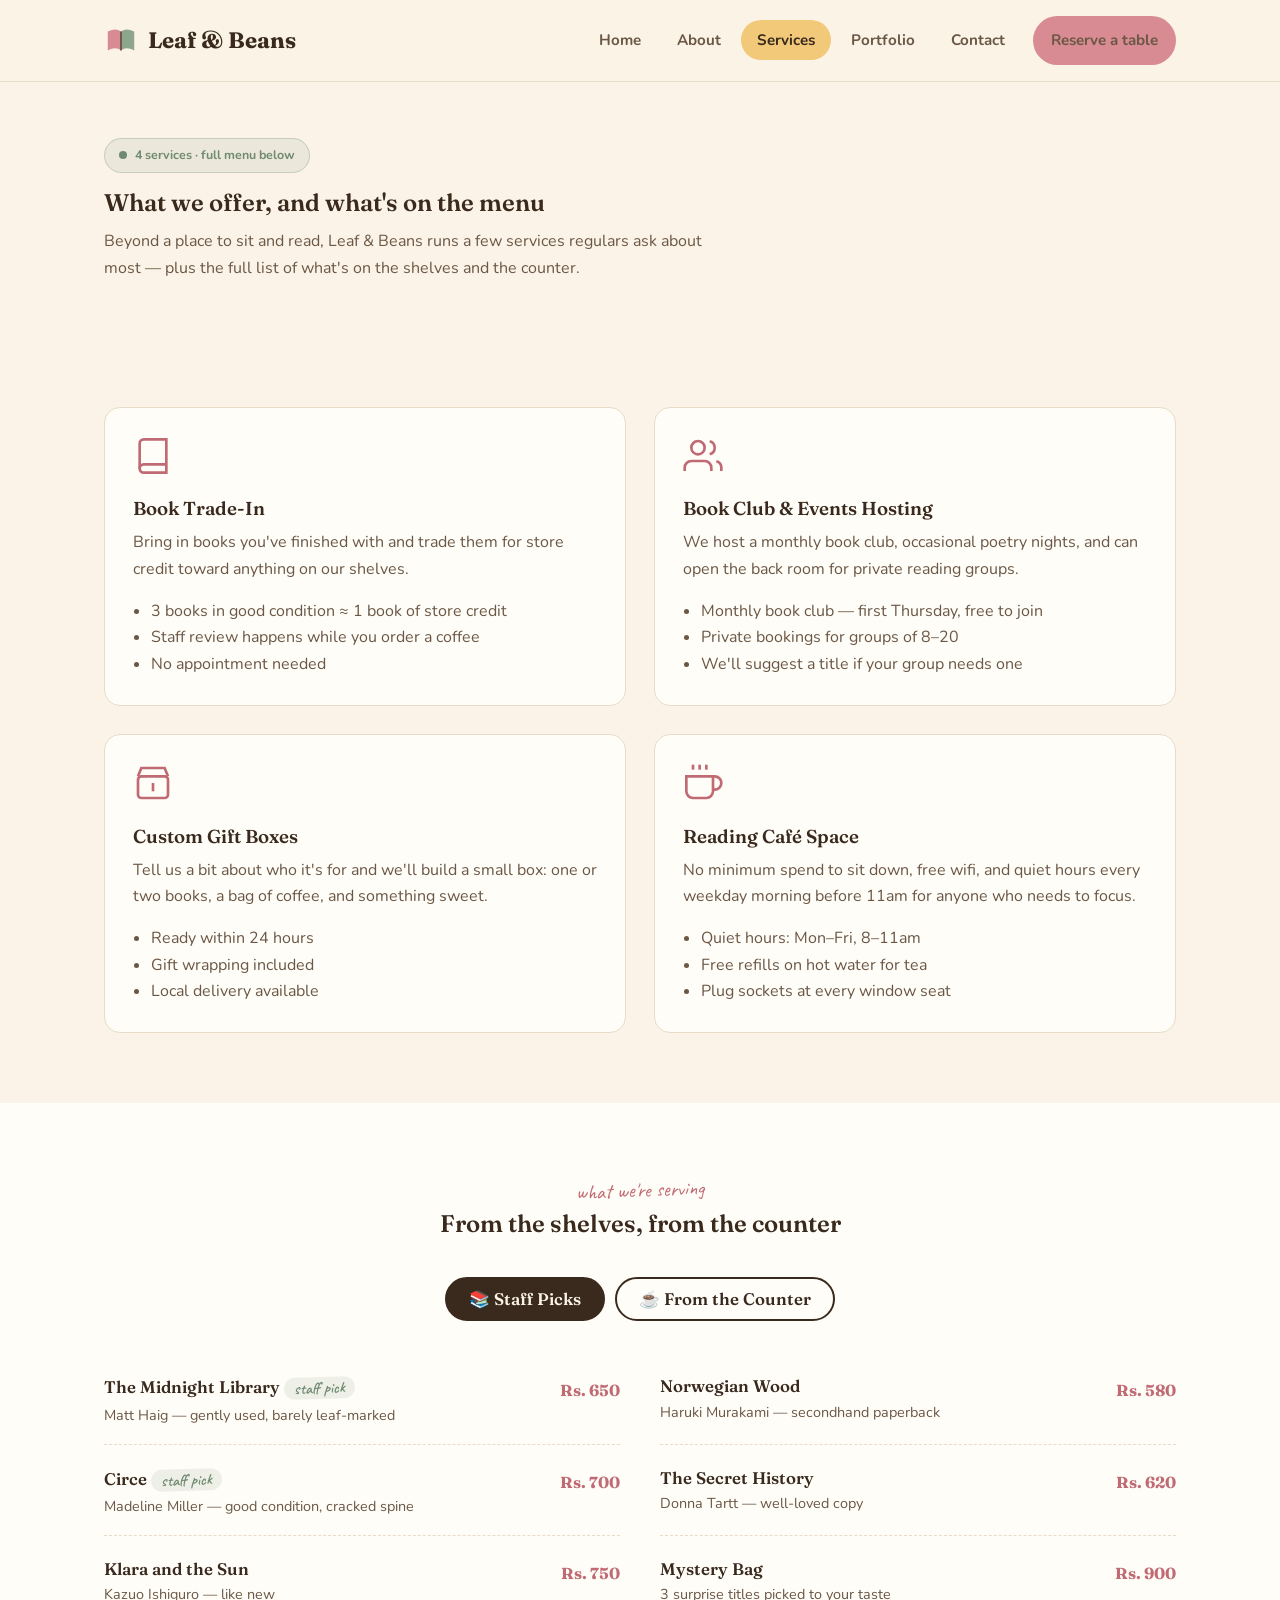
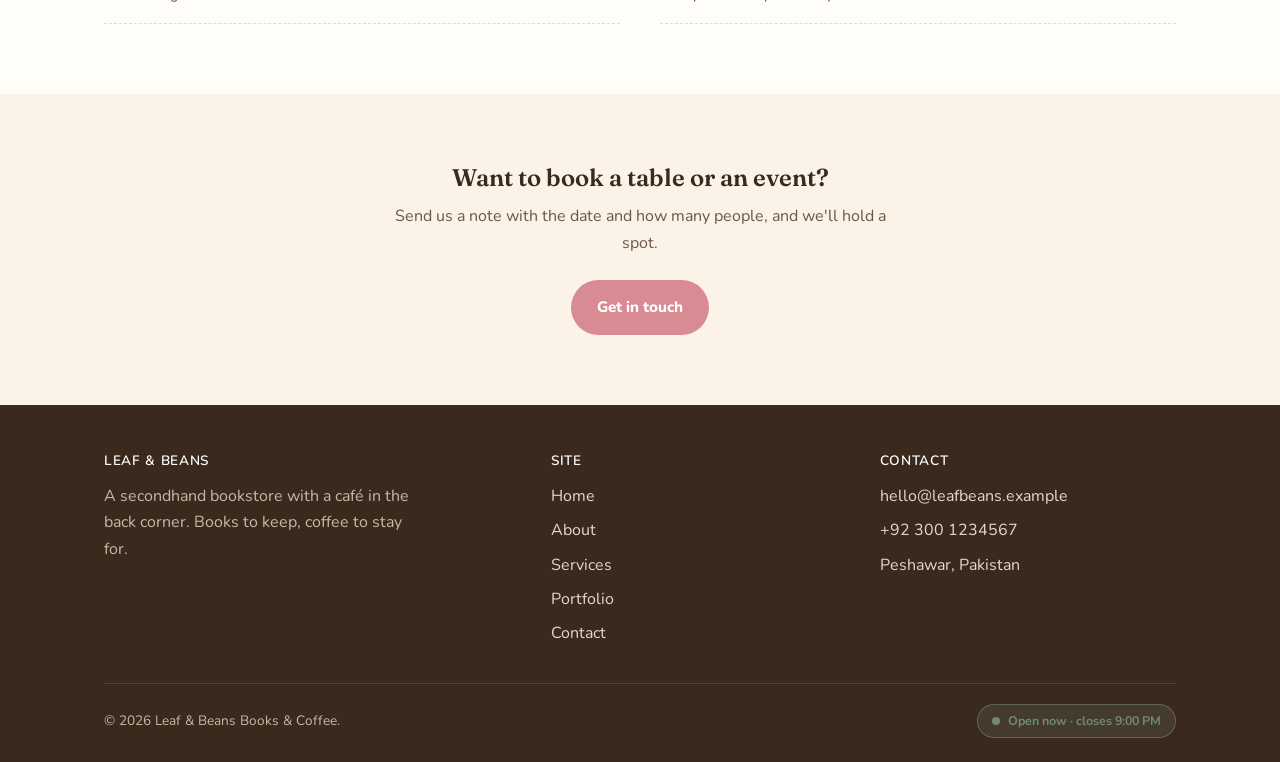
<file: Week 3/Leaf&Beans Website/services.html>
<!DOCTYPE html>
<html lang="en">
<head>
<meta charset="UTF-8">
<meta name="viewport" content="width=device-width, initial-scale=1.0">
<title>Services &amp; Menu — Leaf &amp; Beans Books &amp; Coffee</title>
<meta name="description" content="What Leaf &amp; Beans offers: book trade-ins, event hosting, custom gift boxes, and our full coffee and book menu.">
<link rel="preconnect" href="https://fonts.googleapis.com">
<link rel="preconnect" href="https://fonts.gstatic.com" crossorigin>
<link href="https://fonts.googleapis.com/css2?family=Fraunces:opsz,wght@9..144,500;9..144,600;9..144,700&family=Nunito:wght@400;600;700;800&family=Caveat:wght@600;700&display=swap" rel="stylesheet">
<link rel="stylesheet" href="css/style.css">
</head>
<body>

<a class="skip-link" href="#main">Skip to main content</a>

<header class="site-header">
  <nav class="nav" aria-label="Primary">
    <a href="index.html" class="logo" aria-label="Leaf &amp; Beans — home">
      <svg width="34" height="34" viewBox="0 0 36 36" fill="none" xmlns="http://www.w3.org/2000/svg" aria-hidden="true">
        <path d="M4 8c6-3 10-3 14 0v20c-4-3-8-3-14 0V8z" fill="#D98B93"/>
        <path d="M32 8c-6-3-10-3-14 0v20c4-3 8-3 14 0V8z" fill="#8FA68E"/>
        <path d="M18 8v20" stroke="#3A2A1E" stroke-width="1.2"/>
      </svg>
      Leaf &amp; Beans
    </a>
    <button class="nav-toggle" aria-expanded="false" aria-controls="nav-links" aria-label="Toggle navigation menu">
      <span></span><span></span><span></span>
    </button>
    <ul class="nav-links" id="nav-links">
      <li><a href="index.html">Home</a></li>
      <li><a href="about.html">About</a></li>
      <li><a href="services.html" aria-current="page">Services</a></li>
      <li><a href="portfolio.html">Portfolio</a></li>
      <li><a href="contact.html">Contact</a></li>
      <li><a href="contact.html" class="btn btn-primary">Reserve a table</a></li>
    </ul>
  </nav>
</header>

<main id="main">

  <section class="page-hero">
    <div class="container">
      <span class="status-tag" style="margin-bottom:16px;">4 services · full menu below</span>
      <h1>What we offer, and what's on the menu</h1>
      <p>Beyond a place to sit and read, Leaf &amp; Beans runs a few services regulars ask about most — plus the full list of what's on the shelves and the counter.</p>
    </div>
  </section>

  <!-- SERVICES -->
  <section>
    <div class="container">
      <div class="grid grid-2" style="gap:28px;">

        <div class="card service-card">
          <svg class="icon" viewBox="0 0 24 24" fill="none" stroke="currentColor" stroke-width="1.6" aria-hidden="true"><path d="M4 19.5A2.5 2.5 0 0 1 6.5 17H20"/><path d="M6.5 2H20v20H6.5A2.5 2.5 0 0 1 4 19.5v-15A2.5 2.5 0 0 1 6.5 2z"/></svg>
          <h3>Book Trade-In</h3>
          <p>Bring in books you've finished with and trade them for store credit toward anything on our shelves.</p>
          <ul>
            <li>3 books in good condition ≈ 1 book of store credit</li>
            <li>Staff review happens while you order a coffee</li>
            <li>No appointment needed</li>
          </ul>
        </div>

        <div class="card service-card">
          <svg class="icon" viewBox="0 0 24 24" fill="none" stroke="currentColor" stroke-width="1.6" aria-hidden="true"><path d="M17 21v-2a4 4 0 0 0-4-4H5a4 4 0 0 0-4 4v2"/><circle cx="9" cy="7" r="4"/><path d="M23 21v-2a4 4 0 0 0-3-3.87"/><path d="M16 3.13a4 4 0 0 1 0 7.75"/></svg>
          <h3>Book Club &amp; Events Hosting</h3>
          <p>We host a monthly book club, occasional poetry nights, and can open the back room for private reading groups.</p>
          <ul>
            <li>Monthly book club — first Thursday, free to join</li>
            <li>Private bookings for groups of 8–20</li>
            <li>We'll suggest a title if your group needs one</li>
          </ul>
        </div>

        <div class="card service-card">
          <svg class="icon" viewBox="0 0 24 24" fill="none" stroke="currentColor" stroke-width="1.6" aria-hidden="true"><rect x="3" y="8" width="18" height="13" rx="2"/><path d="M3 8l2-5h14l2 5"/><line x1="12" y1="12" x2="12" y2="17"/></svg>
          <h3>Custom Gift Boxes</h3>
          <p>Tell us a bit about who it's for and we'll build a small box: one or two books, a bag of coffee, and something sweet.</p>
          <ul>
            <li>Ready within 24 hours</li>
            <li>Gift wrapping included</li>
            <li>Local delivery available</li>
          </ul>
        </div>

        <div class="card service-card">
          <svg class="icon" viewBox="0 0 24 24" fill="none" stroke="currentColor" stroke-width="1.6" aria-hidden="true"><path d="M18 8h1a4 4 0 0 1 0 8h-1"/><path d="M2 8h16v9a4 4 0 0 1-4 4H6a4 4 0 0 1-4-4V8z"/><line x1="6" y1="1" x2="6" y2="4"/><line x1="10" y1="1" x2="10" y2="4"/><line x1="14" y1="1" x2="14" y2="4"/></svg>
          <h3>Reading Café Space</h3>
          <p>No minimum spend to sit down, free wifi, and quiet hours every weekday morning before 11am for anyone who needs to focus.</p>
          <ul>
            <li>Quiet hours: Mon–Fri, 8–11am</li>
            <li>Free refills on hot water for tea</li>
            <li>Plug sockets at every window seat</li>
          </ul>
        </div>

      </div>
    </div>
  </section>

  <!-- MENU -->
  <section class="section-alt" id="menu">
    <div class="container">
      <div class="section-header center">
        <span class="eyebrow">what we're serving</span>
        <h2>From the shelves, from the counter</h2>
      </div>

      <div class="tab-bar" role="tablist" aria-label="Menu categories">
        <button class="tab-btn active" role="tab" aria-selected="true" aria-controls="panel-shelf" id="tab-shelf" data-tab="shelf">📚 Staff Picks</button>
        <button class="tab-btn" role="tab" aria-selected="false" aria-controls="panel-counter" id="tab-counter" data-tab="counter">☕ From the Counter</button>
      </div>

      <div class="tab-panel active" id="panel-shelf" role="tabpanel" aria-labelledby="tab-shelf">
        <div class="menu-list">
          <div class="menu-item">
            <div><h4>The Midnight Library <span class="pick-flag">staff pick</span></h4><p>Matt Haig — gently used, barely leaf-marked</p></div>
            <span class="price">Rs. 650</span>
          </div>
          <div class="menu-item">
            <div><h4>Norwegian Wood</h4><p>Haruki Murakami — secondhand paperback</p></div>
            <span class="price">Rs. 580</span>
          </div>
          <div class="menu-item">
            <div><h4>Circe <span class="pick-flag">staff pick</span></h4><p>Madeline Miller — good condition, cracked spine</p></div>
            <span class="price">Rs. 700</span>
          </div>
          <div class="menu-item">
            <div><h4>The Secret History</h4><p>Donna Tartt — well-loved copy</p></div>
            <span class="price">Rs. 620</span>
          </div>
          <div class="menu-item">
            <div><h4>Klara and the Sun</h4><p>Kazuo Ishiguro — like new</p></div>
            <span class="price">Rs. 750</span>
          </div>
          <div class="menu-item">
            <div><h4>Mystery Bag</h4><p>3 surprise titles picked to your taste</p></div>
            <span class="price">Rs. 900</span>
          </div>
        </div>
      </div>

      <div class="tab-panel" id="panel-counter" role="tabpanel" aria-labelledby="tab-counter">
        <div class="menu-list">
          <div class="menu-item">
            <div><h4>Leaf &amp; Beans Latte <span class="pick-flag">house favourite</span></h4><p>double shot, oat milk optional</p></div>
            <span class="price">Rs. 450</span>
          </div>
          <div class="menu-item">
            <div><h4>Pour-over of the Day</h4><p>rotating single-origin beans</p></div>
            <span class="price">Rs. 480</span>
          </div>
          <div class="menu-item">
            <div><h4>Chai Latte</h4><p>hand-spiced, brewed slow</p></div>
            <span class="price">Rs. 400</span>
          </div>
          <div class="menu-item">
            <div><h4>Iced Cold Brew</h4><p>steeped 18 hours, lightly sweet</p></div>
            <span class="price">Rs. 420</span>
          </div>
          <div class="menu-item">
            <div><h4>Baked Cheesecake <span class="pick-flag">house favourite</span></h4><p>slice, with a berry compote</p></div>
            <span class="price">Rs. 500</span>
          </div>
          <div class="menu-item">
            <div><h4>Cinnamon Roll</h4><p>warmed on request</p></div>
            <span class="price">Rs. 380</span>
          </div>
        </div>
      </div>
    </div>
  </section>

  <section class="text-center">
    <div class="container">
      <h2>Want to book a table or an event?</h2>
      <p style="max-width:50ch;margin:0 auto 24px">Send us a note with the date and how many people, and we'll hold a spot.</p>
      <a href="contact.html" class="btn btn-primary">Get in touch</a>
    </div>
  </section>

</main>

<footer class="site-footer">
  <div class="container">
    <div class="footer-grid">
      <div>
        <h4>Leaf &amp; Beans</h4>
        <p style="color:#c8b9a4;max-width:32ch">A secondhand bookstore with a café in the back corner. Books to keep, coffee to stay for.</p>
      </div>
      <div>
        <h4>Site</h4>
        <ul>
          <li><a href="index.html">Home</a></li>
          <li><a href="about.html">About</a></li>
          <li><a href="services.html">Services</a></li>
          <li><a href="portfolio.html">Portfolio</a></li>
          <li><a href="contact.html">Contact</a></li>
        </ul>
      </div>
      <div>
        <h4>Contact</h4>
        <ul>
          <li>hello@leafbeans.example</li>
          <li>+92 300 1234567</li>
          <li>Peshawar, Pakistan</li>
        </ul>
      </div>
    </div>
    <div class="footer-bottom">
      <span>© <span id="current-year">2026</span> Leaf &amp; Beans Books &amp; Coffee.</span>
      <span class="status-tag">Open now · closes 9:00 PM</span>
    </div>
  </div>
</footer>

<script src="js/script.js"></script>
</body>
</html>
</file>
<file: Week1_AboutMe/style.css>
/* General page styling */
body {
  background-color: #f4f4f4;
  font-family: Arial, sans-serif;
  color: #333333;
  margin: 0;
  padding: 0;
}

/* Header */
header {
  background-color: #2c3e50;
  padding: 20px;
  text-align: center;
}

header h1 {
  color: #ffffff;
  font-size: 36px;
  margin: 0;
}

/* Main content */
main {
  max-width: 700px;
  margin: 20px auto;
  padding: 20px;
  background-color: #ffffff;
}

main p {
  line-height: 1.6;
  font-size: 16px;
}

main img {
  display: block;
  border: 3px solid #2c3e50;
  margin: 15px 0;
}

main h2 {
  color: #2c3e50;
  border-bottom: 2px solid #2c3e50;
  padding-bottom: 5px;
}

main ul {
  line-height: 1.8;
}

/* Form styling */
form {
  max-width: 400px;
  padding: 20px;
  margin-top: 10px;
  border: 1px solid #cccccc;
  background-color: #fafafa;
}

form label {
  font-weight: bold;
}

form input,
form textarea {
  width: 100%;
  padding: 8px;
  margin: 6px 0 15px 0;
  border: 1px solid #cccccc;
  box-sizing: border-box;
}

form textarea {
  min-height: 100px;
}

form button {
  background-color: #2c3e50;
  color: #ffffff;
  padding: 10px 20px;
  border: none;
  cursor: pointer;
  font-size: 15px;
}

form button:hover {
  background-color: #1a242f;
}

/* Footer */
footer {
  text-align: center;
  padding: 15px;
  background-color: #2c3e50;
  color: #ffffff;
}

footer a {
  color: #ffffff;
}
</file>
<file: Week2/style.css>
* {
  box-sizing: border-box;
}

body {
  margin: 0;
  font-family: Arial, sans-serif;
  color: #333333;
  background-color: #f9f9f9;
}

.navbar {
  display: flex;
  justify-content: space-between;
  align-items: center;
  padding: 16px 32px;
  background-color: #ffffff;
  position: sticky;
  top: 0;
  z-index: 100;
  box-shadow: 0 2px 6px rgba(0, 0, 0, 0.1);
}

.logo {
  font-weight: bold;
  font-size: 20px;
  color: #2c3e50;
}

.nav-links {
  display: flex;
  gap: 24px;
}

.nav-links a {
  text-decoration: none;
  color: #333333;
  font-weight: bold;
  transition: color 0.2s ease;
}

.nav-links a:hover {
  color: #6c63ff;
}

.hero {
  text-align: center;
  padding: 80px 20px;
  background-color: #2c3e50;
  color: #ffffff;
}

.hero h1 {
  font-size: 40px;
  margin-bottom: 10px;
}

.hero p {
  font-size: 18px;
}

.section {
  max-width: 900px;
  margin: 0 auto;
  padding: 60px 20px;
}

.section h2 {
  font-size: 28px;
  color: #2c3e50;
  margin-bottom: 20px;
  border-bottom: 3px solid #6c63ff;
  display: inline-block;
  padding-bottom: 5px;
}

.about-content {
  display: flex;
  align-items: center;
  gap: 30px;
}

.about-content img {
  border-radius: 50%;
  border: 3px solid #2c3e50;
}

.about-content p {
  line-height: 1.6;
  font-size: 16px;
}

.skills-grid {
  display: grid;
  grid-template-columns: repeat(3, 1fr);
  gap: 20px;
}

.skill-card {
  background-color: #f0f0fa;
  border-radius: 10px;
  padding: 24px;
  text-align: center;
  font-weight: bold;
  color: #2c3e50;
  transition: transform 0.2s ease;
}

.skill-card:hover {
  transform: scale(1.05);
}

.projects-grid {
  display: grid;
  grid-template-columns: repeat(2, 1fr);
  gap: 20px;
}

.project-card {
  background-color: #ffffff;
  border-radius: 10px;
  padding: 24px;
  box-shadow: 0 2px 8px rgba(0, 0, 0, 0.08);
  transition: transform 0.2s ease;
}

.project-card:hover {
  transform: scale(1.03);
}

.project-card h3 {
  color: #2c3e50;
  margin-top: 0;
}

.project-card a {
  color: #6c63ff;
  font-weight: bold;
  text-decoration: none;
}

.project-card a:hover {
  text-decoration: underline;
}

form {
  max-width: 400px;
  padding: 20px;
  border: 1px solid #cccccc;
  background-color: #ffffff;
  border-radius: 10px;
}

form label {
  font-weight: bold;
}

form input,
form textarea {
  width: 100%;
  padding: 8px;
  margin: 6px 0 15px 0;
  border: 1px solid #cccccc;
  border-radius: 5px;
}

form textarea {
  min-height: 100px;
}

form button {
  background-color: #2c3e50;
  color: #ffffff;
  padding: 10px 20px;
  border: none;
  border-radius: 5px;
  cursor: pointer;
  font-size: 15px;
  transition: transform 0.2s ease, background-color 0.2s ease;
}

form button:hover {
  background-color: #6c63ff;
  transform: scale(1.05);
}

footer {
  text-align: center;
  padding: 20px;
  background-color: #2c3e50;
  color: #ffffff;
}

footer a {
  color: #ffffff;
}

@media (max-width: 900px) {
  .skills-grid {
    grid-template-columns: repeat(2, 1fr);
  }

  .projects-grid {
    grid-template-columns: repeat(2, 1fr);
  }
}

@media (max-width: 600px) {
  .navbar {
    flex-direction: column;
    align-items: flex-start;
    gap: 10px;
  }

  .nav-links {
    flex-direction: column;
    gap: 10px;
  }

  .about-content {
    flex-direction: column;
    text-align: center;
  }

  .skills-grid {
    grid-template-columns: 1fr;
  }

  .projects-grid {
    grid-template-columns: 1fr;
  }
}
</file>
<file: Week 3/Leaf&Beans Website/css/style.css>
/* =========================================================
   LEAF & BEANS — BOOKS & COFFEE — Design System
   Palette: cream / dusty rose / sage / butter, warm literary tone
   Type: Fraunces (display) + Nunito (body) + Caveat (handwritten notes)
   ========================================================= */

:root{
  --cream:#FBF3E7;
  --paper:#FFFDF8;
  --ink:#3A2A1E;
  --ink-soft:#6b5745;
  --rose:#D98B93;
  --rose-dark:#c06b74;
  --sage:#8FA68E;
  --sage-dark:#6f8a70;
  --butter:#F2C879;
  --line:#e8dcc8;
  --font-display:'Fraunces', serif;
  --font-body:'Nunito', sans-serif;
  --font-hand:'Caveat', cursive;
  --radius:16px;
  --max-width:1120px;
}
*{box-sizing:border-box;}
html{scroll-behavior:smooth;}
@media (prefers-reduced-motion: reduce){
  html{scroll-behavior:auto;}
  *,*::before,*::after{animation-duration:.001ms!important;transition-duration:.001ms!important;}
}
body{
  margin:0;
  font-family:var(--font-body);
  background:var(--cream);
  color:var(--ink);
  line-height:1.65;
  -webkit-font-smoothing:antialiased;
}
img{max-width:100%;display:block;}
a{color:inherit;text-decoration:none;}
ul{list-style:none;margin:0;padding:0;}
h1,h2,h3,h4{font-family:var(--font-display);color:var(--ink);line-height:1.15;margin:0 0 .5em;font-weight:600;}
p{margin:0 0 1em;color:var(--ink-soft);}
.container{max-width:var(--max-width);margin:0 auto;padding:0 24px;}

/* ---------- accessibility helpers ---------- */
.skip-link{position:absolute;left:-9999px;top:0;background:var(--ink);color:#fff;padding:12px 20px;z-index:1000;border-radius:0 0 8px 0;font-weight:700;}
.skip-link:focus{left:0;}
.visually-hidden{position:absolute!important;width:1px;height:1px;padding:0;margin:-1px;overflow:hidden;clip:rect(0,0,0,0);white-space:nowrap;border:0;}
a:focus-visible,button:focus-visible,input:focus-visible,textarea:focus-visible,[tabindex]:focus-visible{
  outline:3px solid var(--sage-dark);outline-offset:3px;
}

/* ---------- status tag ---------- */
.status-tag{
  display:inline-flex;align-items:center;gap:8px;
  font-family:var(--font-body);font-weight:700;font-size:.78rem;
  color:var(--sage-dark);background:rgba(143,166,142,.14);
  border:1px solid rgba(143,166,142,.4);padding:6px 14px;border-radius:100px;
}
.status-tag::before{content:"";width:8px;height:8px;border-radius:50%;background:var(--sage-dark);flex-shrink:0;}

.hand-note{font-family:var(--font-hand);color:var(--rose-dark);font-size:1.35rem;display:inline-block;transform:rotate(-3deg);}

/* ---------- header ---------- */
.site-header{position:sticky;top:0;z-index:100;background:rgba(251,243,231,.92);backdrop-filter:blur(6px);border-bottom:1px solid var(--line);}
.nav{display:flex;align-items:center;justify-content:space-between;padding:16px 24px;max-width:var(--max-width);margin:0 auto;}
.logo{display:flex;align-items:center;gap:10px;font-family:var(--font-display);font-weight:700;font-size:1.4rem;color:var(--ink);}
.logo svg{flex-shrink:0;}
.nav-toggle{display:none;background:none;border:1px solid var(--line);border-radius:8px;padding:8px 10px;cursor:pointer;}
.nav-toggle span{display:block;width:22px;height:2px;background:var(--ink);margin:4px 0;transition:.25s;}
.nav-toggle[aria-expanded="true"] span:nth-child(1){transform:translateY(6px) rotate(45deg);}
.nav-toggle[aria-expanded="true"] span:nth-child(2){opacity:0;}
.nav-toggle[aria-expanded="true"] span:nth-child(3){transform:translateY(-6px) rotate(-45deg);}
.nav-links{display:flex;align-items:center;gap:4px;}
.nav-links a{padding:10px 16px;border-radius:100px;font-weight:700;font-size:.95rem;color:var(--ink-soft);transition:.2s;}
.nav-links a:hover,.nav-links a[aria-current="page"]{color:var(--ink);background:var(--butter);}
.nav-links .btn{margin-left:8px;}
@media (max-width:840px){
  .nav-toggle{display:block;}
  .nav-links{position:absolute;top:100%;left:0;right:0;flex-direction:column;align-items:stretch;background:var(--cream);border-bottom:1px solid var(--line);padding:8px 24px 20px;display:none;}
  .nav-links.open{display:flex;}
  .nav-links .btn{margin:8px 0 0;text-align:center;}
}

/* ---------- buttons ---------- */
.btn{display:inline-flex;align-items:center;gap:8px;font-family:var(--font-body);font-weight:800;font-size:.95rem;padding:13px 24px;border-radius:100px;border:2px solid transparent;cursor:pointer;transition:transform .15s ease,background .2s ease;}
.btn:hover{transform:translateY(-2px);}
.btn-primary{background:var(--rose);color:#fff;}
.btn-primary:hover{background:var(--rose-dark);}
.btn-outline{background:transparent;border-color:var(--ink);color:var(--ink);}
.btn-outline:hover{background:var(--ink);color:var(--cream);}
.btn-dark{background:var(--ink);color:var(--cream);}
.btn-dark:hover{background:#2a1e15;}

/* ---------- hero ---------- */
.hero{padding:70px 0 40px;}
.hero .container{display:grid;grid-template-columns:1.05fr .95fr;gap:48px;align-items:center;}
.hero h1{font-size:clamp(2.1rem,4.4vw,3.4rem);}
.hero p.lede{font-size:1.1rem;max-width:44ch;}
.hero-actions{display:flex;gap:14px;margin-top:24px;flex-wrap:wrap;}
@media (max-width:840px){.hero .container{grid-template-columns:1fr;}.hero-art{order:-1;}}

/* ---------- page hero (non-home pages) ---------- */
.page-hero{padding:56px 0 40px;}
.page-hero p{max-width:60ch;}

/* ---------- sections ---------- */
section{padding:70px 0;}
.section-tight{padding:48px 0;}
.section-alt{background:var(--paper);}
.section-header{max-width:620px;margin:0 0 40px;}
.section-header.center{margin-inline:auto;text-align:center;}
.eyebrow{font-family:var(--font-hand);font-size:1.3rem;color:var(--rose-dark);display:block;margin-bottom:2px;transform:rotate(-2deg);}

.shelf-divider{width:100%;height:26px;display:block;}

/* ---------- grid/cards ---------- */
.grid{display:grid;gap:24px;}
.grid-3{grid-template-columns:repeat(3,1fr);}
.grid-2{grid-template-columns:repeat(2,1fr);}
.grid>*{min-width:0;}
@media (max-width:840px){.grid-3,.grid-2{grid-template-columns:1fr;}}

.card{position:relative;background:var(--paper);border:1px solid var(--line);border-radius:var(--radius);padding:28px;overflow:hidden;}
.card.folded::before{
  content:"";position:absolute;top:0;right:0;width:0;height:0;
  border-style:solid;border-width:0 28px 28px 0;
  border-color:transparent var(--cream) transparent transparent;
  filter:drop-shadow(-1px 1px 1px rgba(58,42,30,.12));
}
.card .icon{width:40px;height:40px;color:var(--rose-dark);margin-bottom:14px;}

/* ---------- about ---------- */
.about-grid{display:grid;grid-template-columns:1fr 1fr;gap:56px;align-items:center;}
@media (max-width:840px){.about-grid{grid-template-columns:1fr;}}
.timeline{border-left:2px solid var(--line);margin-left:8px;padding-left:32px;display:flex;flex-direction:column;gap:36px;}
.timeline-item{position:relative;}
.timeline-item::before{content:"";position:absolute;left:-38px;top:4px;width:12px;height:12px;border-radius:50%;background:var(--rose);border:3px solid var(--cream);outline:2px solid var(--rose);}
.timeline-item .tag{font-family:var(--font-hand);font-size:1.15rem;color:var(--sage-dark);}
.team-card{text-align:left;}
.avatar{width:100%;aspect-ratio:1;border-radius:var(--radius);margin-bottom:16px;}

/* ---------- services page ---------- */
.service-card ul{padding-left:18px;list-style:disc;color:var(--ink-soft);}

/* ---------- menu tabs (services page) ---------- */
.tab-bar{display:flex;gap:10px;justify-content:center;margin-bottom:40px;flex-wrap:wrap;}
.tab-btn{font-family:var(--font-display);font-weight:600;font-size:1.05rem;padding:10px 22px;border-radius:100px;border:2px solid var(--ink);background:transparent;color:var(--ink);cursor:pointer;transition:.2s;}
.tab-btn.active{background:var(--ink);color:var(--cream);}
.tab-panel{display:none;}
.tab-panel.active{display:block;}
.menu-list{display:grid;grid-template-columns:1fr 1fr;gap:8px 40px;}
@media (max-width:700px){.menu-list{grid-template-columns:1fr;}}
.menu-item{display:flex;justify-content:space-between;gap:16px;padding:16px 0;border-bottom:1px dashed var(--line);}
.menu-item h4{margin:0 0 4px;font-size:1.05rem;}
.menu-item p{margin:0;font-size:.9rem;}
.menu-item .price{font-family:var(--font-display);font-weight:700;color:var(--rose-dark);white-space:nowrap;}
.pick-flag{font-family:var(--font-hand);font-size:1rem;color:var(--sage-dark);background:rgba(143,166,142,.15);padding:2px 10px;border-radius:100px;display:inline-block;transform:rotate(-2deg);}

/* ---------- portfolio / gallery filter ---------- */
.filter-bar{display:flex;gap:10px;flex-wrap:wrap;margin-bottom:36px;justify-content:center;}
.filter-btn{font-family:var(--font-body);font-weight:700;font-size:.85rem;padding:8px 18px;border:2px solid var(--ink);border-radius:100px;background:transparent;color:var(--ink);cursor:pointer;transition:.2s;}
.filter-btn:hover{background:var(--butter);}
.filter-btn.active{background:var(--ink);color:var(--cream);}
.gallery-item{border-radius:12px;overflow:hidden;border:1px solid var(--line);background:var(--paper);transition:transform .2s ease;}
.gallery-item:hover{transform:translateY(-4px);}
.gallery-thumb{aspect-ratio:4/3;width:100%;background:var(--line);position:relative;}
.gallery-thumb img{width:100%;height:100%;object-fit:cover;}
.gallery-body{padding:16px 18px 20px;}
.gallery-body .tag{font-family:var(--font-hand);font-size:1rem;color:var(--rose-dark);}
.gallery-item[hidden]{display:none;}

/* image lazy-load shimmer (performance technique) */
img.lazy-img{opacity:0;transition:opacity .4s ease;background:linear-gradient(90deg,#e8dcc8 25%,#f2e6d3 37%,#e8dcc8 63%);background-size:400% 100%;animation:shimmer 1.4s ease infinite;}
img.lazy-img.loaded{opacity:1;animation:none;background:none;}
@keyframes shimmer{0%{background-position:100% 0;}100%{background-position:0 0;}}

/* ---------- visit / contact ---------- */
.visit-grid{display:grid;grid-template-columns:1fr 1fr;gap:48px;}
@media (max-width:840px){.visit-grid{grid-template-columns:1fr;}}
.hours-table{width:100%;border-collapse:collapse;}
.hours-table td{padding:9px 0;border-bottom:1px dashed var(--line);font-size:.95rem;}
.hours-table td:first-child{font-weight:700;}
.hours-table td:last-child{text-align:right;color:var(--ink-soft);}
.map-frame{border-radius:var(--radius);overflow:hidden;border:1px solid var(--line);aspect-ratio:4/3;margin-top:20px;}

.form-field{margin-bottom:18px;}
.form-field label{display:block;font-weight:700;font-size:.92rem;margin-bottom:6px;}
.form-field .hint{font-size:.8rem;color:var(--ink-soft);margin-top:4px;}
.form-field input,.form-field textarea{width:100%;font-family:var(--font-body);font-size:1rem;padding:12px 14px;border:1px solid var(--line);border-radius:10px;background:var(--paper);color:var(--ink);}
.form-field input:invalid[data-touched="true"],.form-field textarea:invalid[data-touched="true"]{border-color:#c0575f;}
.error-msg{color:#b3282e;font-size:.82rem;margin-top:6px;display:none;}
.error-msg.show{display:block;}
.form-status{margin-top:16px;font-size:.9rem;padding:12px 14px;border-radius:10px;display:none;}
.form-status.show{display:block;}
.form-status.success{background:rgba(143,166,142,.18);color:var(--sage-dark);border:1px solid rgba(143,166,142,.4);}

/* ---------- footer ---------- */
.site-footer{background:var(--ink);color:#e4d9c8;padding:48px 0 24px;}
.footer-grid{display:grid;grid-template-columns:1.4fr 1fr 1fr;gap:32px;padding-bottom:28px;border-bottom:1px solid rgba(255,255,255,.12);}
@media (max-width:840px){.footer-grid{grid-template-columns:1fr 1fr;}}
.footer-grid h4{color:#fff;font-size:.85rem;text-transform:uppercase;letter-spacing:.05em;margin-bottom:14px;font-family:var(--font-body);}
.footer-grid ul li{margin-bottom:8px;}
.footer-grid a:hover{color:var(--butter);}
.footer-bottom{display:flex;justify-content:space-between;align-items:center;padding-top:20px;font-size:.85rem;flex-wrap:wrap;gap:10px;color:#c8b9a4;}

.text-center{text-align:center;}
.stat-row{display:grid;grid-template-columns:repeat(4,1fr);gap:24px;margin-top:44px;}
.stat-row .stat{border-left:2px solid var(--rose);padding-left:16px;}
.stat .num{font-family:var(--font-display);font-size:1.9rem;font-weight:700;}
.stat .label{font-family:var(--font-body);font-size:.75rem;color:var(--ink-soft);text-transform:uppercase;letter-spacing:.05em;}
@media (max-width:840px){.stat-row{grid-template-columns:repeat(2,1fr);}}
</file>
